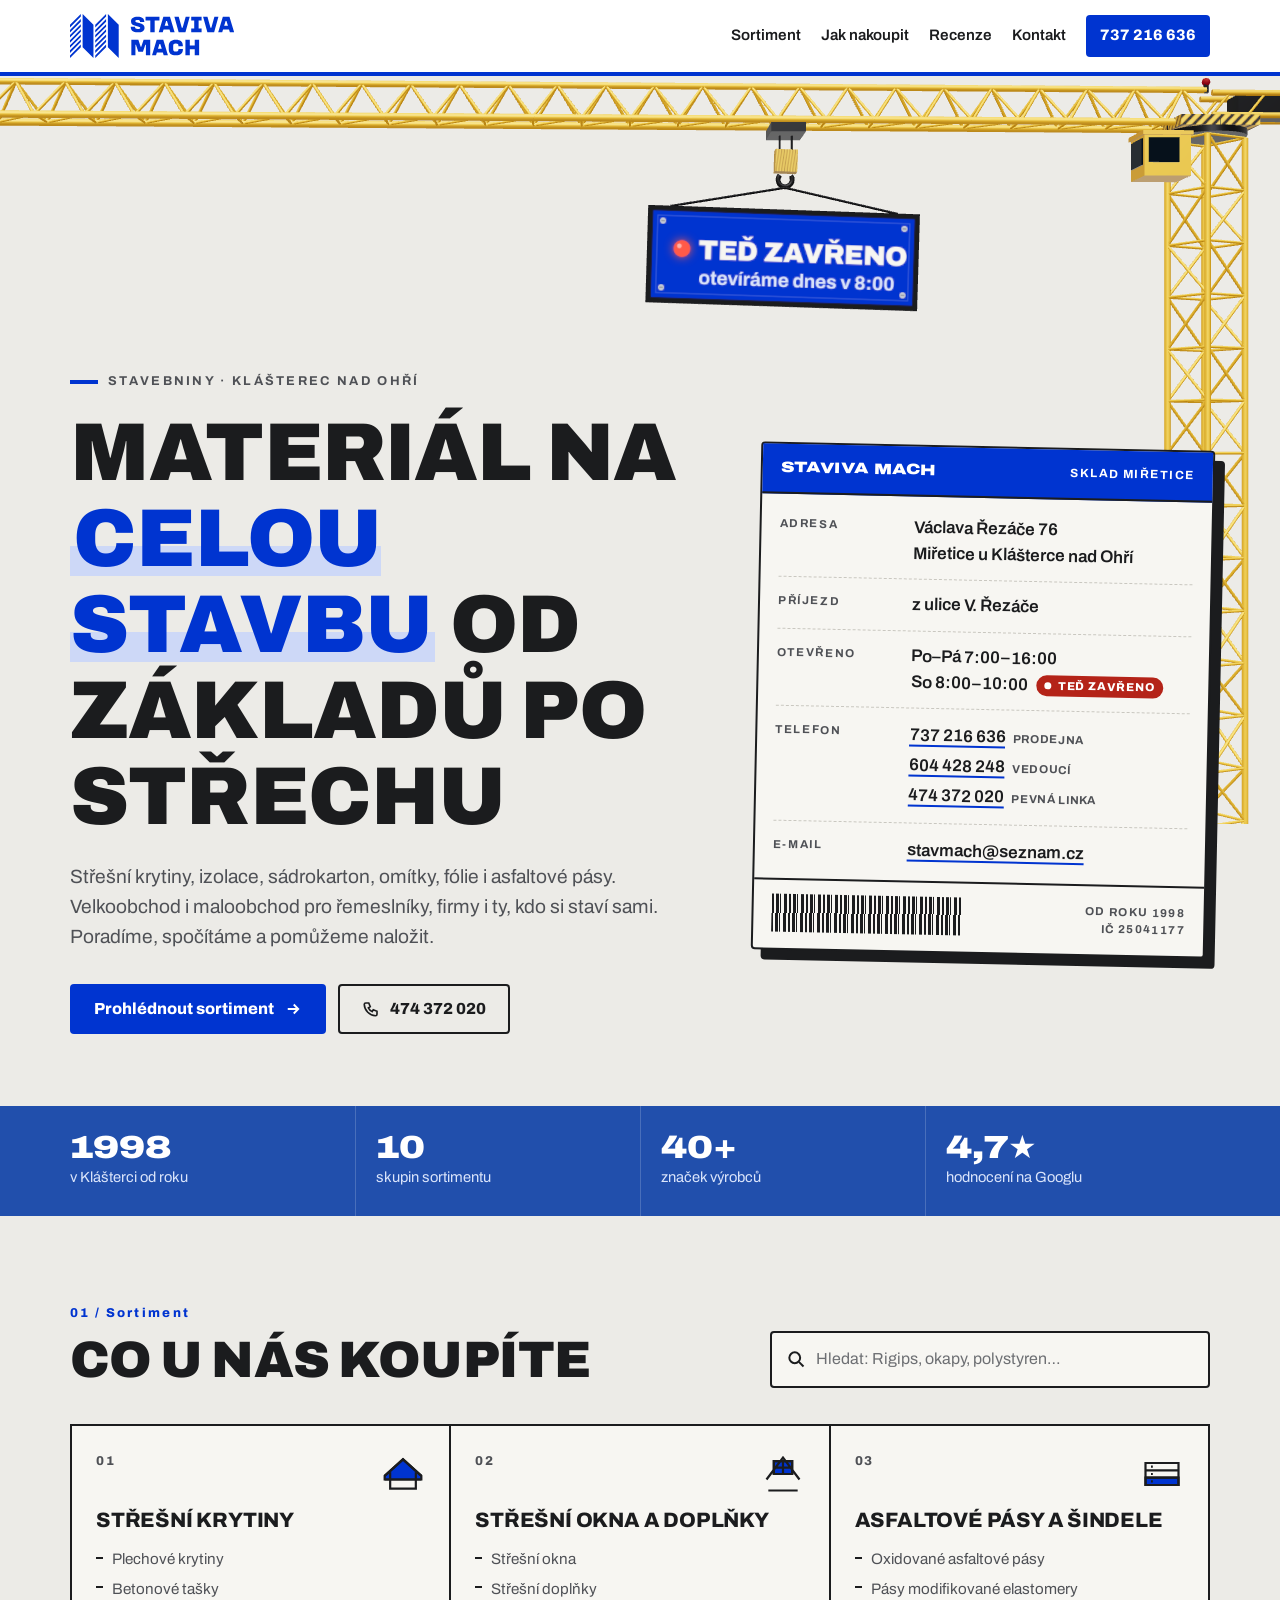
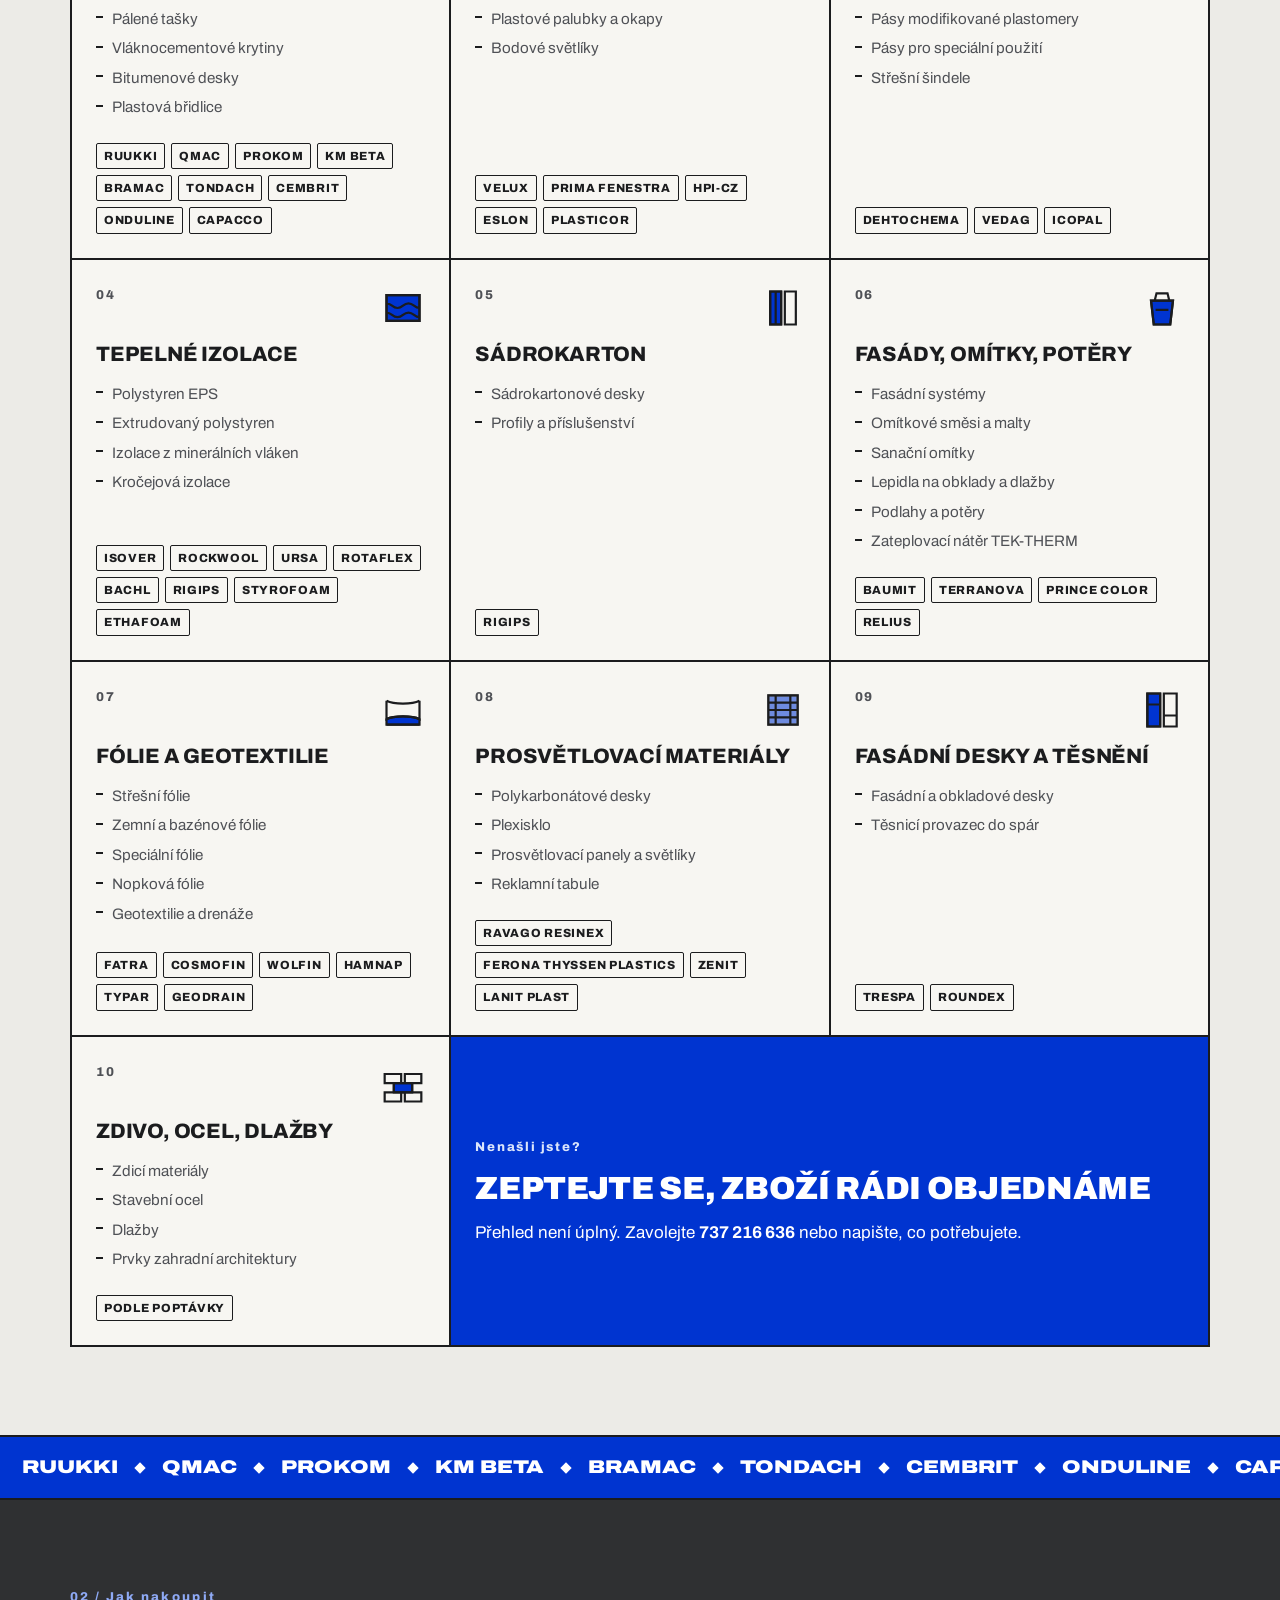
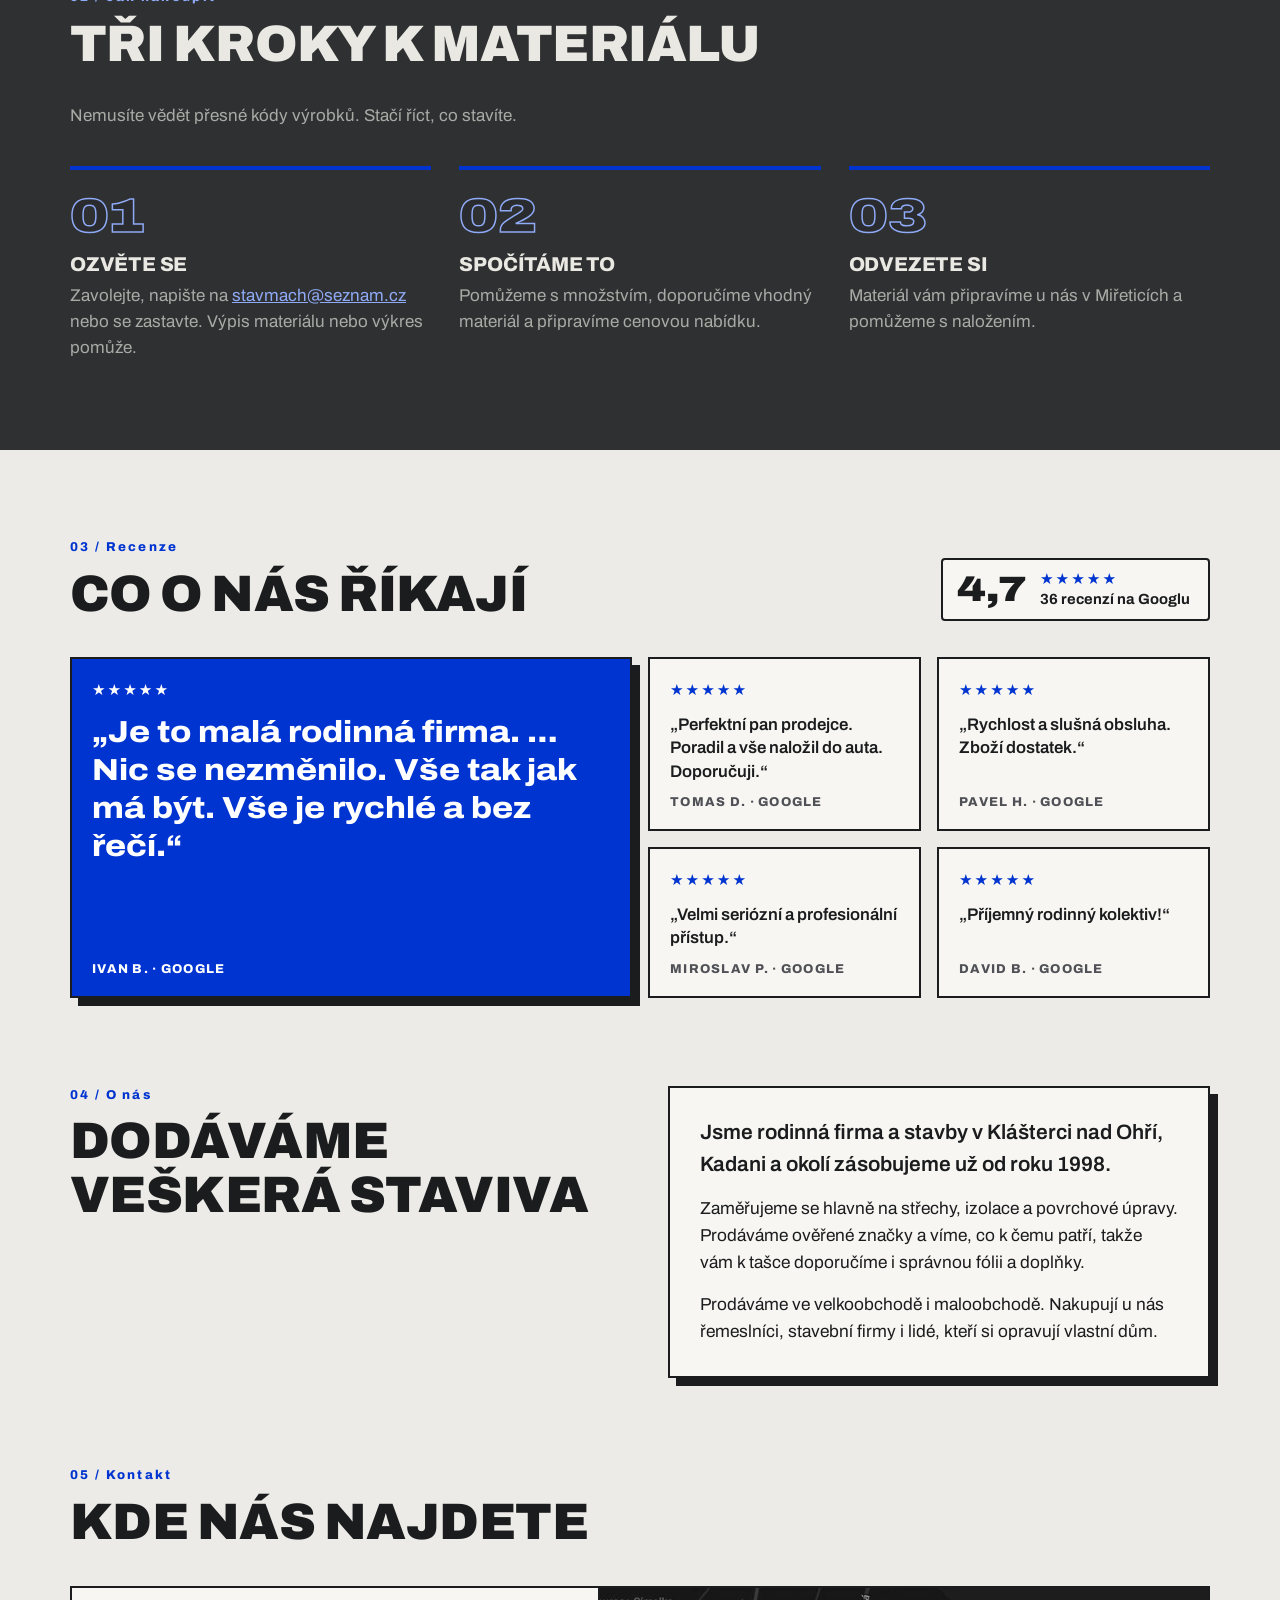
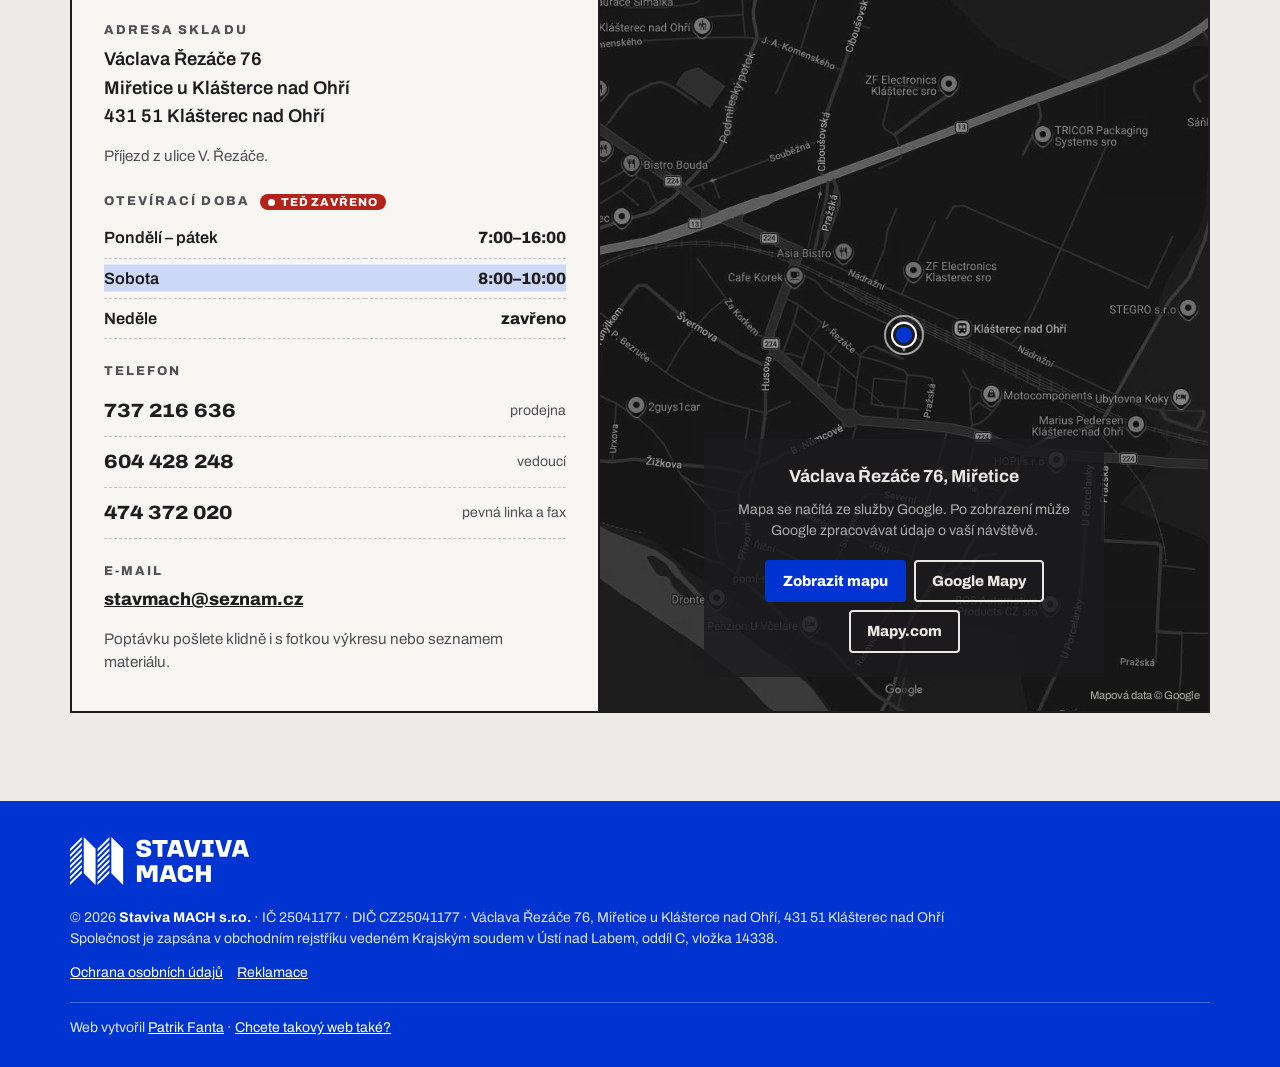
<file: index.html>
<!DOCTYPE html>
<html lang="cs">
<head>
<meta charset="utf-8">
  <meta name="robots" content="noindex">
<meta name="viewport" content="width=device-width, initial-scale=1">
<title>Staviva MACH | Stavebniny Klášterec nad Ohří – Miřetice</title>
<meta name="description" content="Stavebniny Staviva MACH v Miřeticích u Klášterce nad Ohří. Střešní krytiny, izolace, sádrokarton, omítky, fólie, asfaltové pásy a další stavební materiál od roku 1998.">
<meta name="theme-color" content="#ffffff">
<link rel="icon" href="favicon.svg?v=4" type="image/svg+xml">
<link rel="stylesheet" href="css/fonts.css?v=1">
<link rel="stylesheet" href="css/style.css?v=18">
<script type="application/ld+json">
{"@context":"https://schema.org","@type":"HardwareStore","name":"Staviva MACH s.r.o.","description":"Stavebniny – dodáváme veškerá staviva.","telephone":"+420737216636","email":"stavmach@seznam.cz","address":{"@type":"PostalAddress","streetAddress":"Václava Řezáče 76","addressLocality":"Klášterec nad Ohří – Miřetice","postalCode":"431 51","addressCountry":"CZ"},"taxID":"CZ25041177","foundingDate":"1998","geo":{"@type":"GeoCoordinates","latitude":50.3849069,"longitude":13.1947854},"openingHours":["Mo-Fr 07:00-16:00","Sa 08:00-10:00"],"aggregateRating":{"@type":"AggregateRating","ratingValue":"4.7","reviewCount":"36"}}
</script>
</head>
<body>
<a class="skip" href="#obsah">Přeskočit na obsah</a>

<header class="top">
  <div class="wrap top__inner">
    <a class="brand" href="./" aria-label="Staviva MACH – úvod">
      <svg class="brand__logo" viewBox="0 0 3685 988" role="img" aria-label="Staviva MACH"><g fill="currentColor" fill-rule="evenodd"><path d="M850.8 0.0L850.8 744.9L1093.9 988.0L1093.9 243.1ZM243.1 0.0L243.1 57.3L0.0 300.4L0.0 243.1ZM243.1 114.6L243.1 171.9L0.0 415.0L0.0 357.7ZM243.1 458.4L243.1 515.7L0.0 758.8L0.0 701.5ZM243.1 229.2L243.1 286.5L0.0 529.6L0.0 472.3ZM243.1 573.0L243.1 630.3L0.0 873.4L0.0 816.1ZM243.1 343.8L243.1 401.1L0.0 644.2L0.0 586.9ZM243.1 687.6L243.1 744.9L0.0 988.0L0.0 930.7ZM283.6 0.0L283.6 744.9L526.7 988.0L526.7 243.1ZM810.3 0.0L810.3 57.3L567.2 300.4L567.2 243.1ZM810.3 114.6L810.3 171.9L567.2 415.0L567.2 357.7ZM810.3 458.4L810.3 515.7L567.2 758.8L567.2 701.5ZM810.3 229.2L810.3 286.5L567.2 529.6L567.2 472.3ZM810.3 573.0L810.3 630.3L567.2 873.4L567.2 816.1ZM810.3 343.8L810.3 401.1L567.2 644.2L567.2 586.9ZM810.3 687.6L810.3 744.9L567.2 988.0L567.2 930.7Z"/><path d="M1515.9 59.0C1425.2 59.0 1370.4 94.9 1370.4 159.5L1370.4 167.6C1370.4 222.5 1406.7 252.2 1483.6 268.1C1557.4 284.0 1576.3 293.7 1576.3 309.6L1576.3 313.2C1576.3 328.5 1557.4 337.2 1524.1 337.2L1517.4 337.2C1482.1 337.2 1461.6 327.5 1461.6 298.8L1461.6 287.0L1364.7 287.0L1364.7 298.3C1364.7 368.0 1415.4 412.5 1516.4 412.5L1524.6 412.5C1626.0 412.5 1673.7 369.0 1673.7 312.1L1673.7 307.0C1673.7 250.6 1636.3 221.4 1552.2 201.5C1481.5 186.6 1468.2 179.4 1468.2 162.0L1468.2 156.4C1468.2 144.1 1484.6 133.8 1516.9 133.8L1523.6 133.8C1555.3 133.8 1571.7 146.1 1571.7 165.1L1571.7 178.4L1668.5 178.4L1668.5 165.1C1668.5 95.4 1610.1 59.0 1524.1 59.0ZM1696.3 64.2L1696.3 146.1L1803.4 146.1L1803.4 407.4L1901.7 407.4L1901.7 146.1L2008.8 146.1L2008.8 64.2ZM2096.5 64.2L1992.5 407.4L2082.7 407.4L2101.1 345.9L2235.3 345.9L2253.8 407.4L2349.1 407.4L2245.1 64.2ZM2159.0 154.8L2177.4 154.8L2210.7 266.0L2125.7 266.0ZM2344.0 64.2L2440.3 407.4L2592.5 407.4L2688.8 64.2L2598.1 64.2L2529.5 309.1L2510.5 309.1L2441.9 64.2ZM2722.2 64.2L2722.2 146.1L2789.3 146.1L2789.3 325.4L2722.2 325.4L2722.2 407.4L2955.3 407.4L2955.3 325.4L2888.2 325.4L2888.2 146.1L2955.3 146.1L2955.3 64.2ZM2988.7 64.2L3085.0 407.4L3237.2 407.4L3333.5 64.2L3242.8 64.2L3174.2 309.1L3155.2 309.1L3086.6 64.2ZM3432.5 64.2L3328.5 407.4L3418.6 407.4L3437.1 345.9L3571.3 345.9L3589.7 407.4L3685.0 407.4L3581.0 64.2ZM3495.0 154.8L3513.4 154.8L3546.7 266.0L3461.7 266.0ZM1377.5 580.6L1377.5 923.9L1469.2 923.9L1469.2 690.2L1481.5 690.2L1534.3 845.0L1638.3 845.0L1691.6 690.2L1704.4 690.2L1704.4 923.9L1801.2 923.9L1801.2 580.6L1653.2 580.6L1600.4 732.8L1587.1 732.8L1535.3 580.6ZM1946.3 580.6L1842.3 923.9L1932.5 923.9L1950.9 862.4L2085.1 862.4L2103.6 923.9L2198.9 923.9L2094.9 580.6ZM2008.8 671.3L2027.3 671.3L2060.6 782.5L1975.5 782.5ZM2373.2 575.5C2276.3 575.5 2217.9 625.2 2217.9 712.8L2217.9 789.6C2217.9 882.4 2276.3 929.0 2373.2 929.0L2381.4 929.0C2480.2 929.0 2535.6 882.4 2535.6 796.8L2535.6 786.0L2436.2 786.0L2436.2 796.8C2436.2 826.0 2418.8 841.9 2380.8 841.9L2372.6 841.9C2335.8 841.9 2317.3 826.0 2317.3 789.6L2317.3 712.8C2317.3 679.5 2335.2 662.6 2372.1 662.6L2380.3 662.6C2418.8 662.6 2434.1 678.5 2434.6 705.1L2434.6 722.0L2534.0 722.0L2534.0 705.1C2534.0 624.1 2479.7 575.5 2381.4 575.5ZM2592.0 580.6L2592.0 923.9L2690.4 923.9L2690.4 789.1L2801.0 789.1L2801.0 923.9L2899.9 923.9L2899.9 580.6L2801.0 580.6L2801.0 707.7L2690.4 707.7L2690.4 580.6Z"/></g></svg>
    </a>
    <nav class="top__nav" aria-label="Hlavní">
      <a href="#sortiment">Sortiment</a>
      <a href="#nakup">Jak nakoupit</a>
      <a href="#recenze">Recenze</a>
      <a href="#kontakt">Kontakt</a>
      <a class="top__tel" href="tel:+420737216636">737 216 636</a>
    </nav>
  </div>
</header>

<div class="crane" aria-hidden="true">
  <div class="crane__mast"></div>
  <div class="crane__jib"></div>
  <div class="crane__counter"></div>
  <div class="crane__weight"></div>
  <div class="crane__trolley"><span class="crane__hook"></span></div>
  <div class="crane__slew"></div>
  <div class="crane__cab"></div>
  <div class="crane__base"><b>MACH</b></div>
</div>

<main id="obsah">

  <section class="hero">
    <div class="wrap hero__grid">
      <div>
        <p class="eyebrow">Stavebniny · Klášterec nad Ohří</p>
        <h1>Materiál na <mark>celou stavbu</mark> od základů po střechu</h1>
        <p class="hero__lead">Střešní krytiny, izolace, sádrokarton, omítky, fólie i asfaltové pásy. Velkoobchod i maloobchod pro řemeslníky, firmy i ty, kdo si staví sami. Poradíme, spočítáme a pomůžeme naložit.</p>
        <div class="hero__cta">
          <a class="btn btn-y" href="#sortiment">Prohlédnout sortiment
            <svg viewBox="0 0 24 24" fill="none" stroke="currentColor" stroke-width="2.5" aria-hidden="true"><path d="M5 12h14M13 6l6 6-6 6"/></svg></a>
          <a class="btn btn-line" href="tel:+420474372020">
            <svg viewBox="0 0 24 24" fill="none" stroke="currentColor" stroke-width="2.2" aria-hidden="true"><path d="M5 4h4l2 5-2.5 1.5a11 11 0 0 0 5 5L15 13l5 2v4a2 2 0 0 1-2 2A16 16 0 0 1 3 6a2 2 0 0 1 2-2"/></svg>
            474 372 020</a>
        </div>
      </div>

      <aside class="label" aria-label="Kde nás najdete">
        <div class="label__head">Staviva MACH <span>Sklad Miřetice</span></div>
        <dl>
          <div><dt>Adresa</dt><dd>Václava Řezáče 76<br>Miřetice u Klášterce nad Ohří</dd></div>
          <div><dt>Příjezd</dt><dd>z ulice V. Řezáče</dd></div>
          <div><dt>Otevřeno</dt><dd>Po–Pá 7:00–16:00<br>So 8:00–10:00 <span class="now" data-now hidden></span></dd></div>
          <div><dt>Telefon</dt><dd class="tels"><a href="tel:+420737216636">737 216 636</a> <small>prodejna</small><br><a href="tel:+420604428248">604 428 248</a> <small>vedoucí</small><br><a href="tel:+420474372020">474 372 020</a> <small>pevná linka</small></dd></div>
          <div><dt>E-mail</dt><dd><a href="mailto:stavmach@seznam.cz">stavmach@seznam.cz</a></dd></div>
        </dl>
        <div class="label__code"><span class="label__bars" aria-hidden="true"></span><small>OD ROKU 1998<br>IČ 25041177</small></div>
      </aside>
    </div>
  </section>

  <section class="facts" aria-label="Ve zkratce">
    <div class="wrap">
      <ul>
        <li><b>1998</b><span>v Klášterci od roku</span></li>
        <li><b>10</b><span>skupin sortimentu</span></li>
        <li><b>40+</b><span>značek výrobců</span></li>
        <li><b>4,7★</b><span>hodnocení na Googlu</span></li>
      </ul>
    </div>
  </section>

  <section class="sec" id="sortiment">
    <div class="wrap">
      <div class="sec-head">
        <div>
          <span class="num">01 / Sortiment</span>
          <h2>Co u nás koupíte</h2>
        </div>
        <label class="finder">
          <svg viewBox="0 0 24 24" fill="none" stroke="currentColor" stroke-width="2.4" aria-hidden="true"><circle cx="10.5" cy="10.5" r="6.5"/><path d="M15.5 15.5 21 21"/></svg>
          <span class="skip">Hledat v sortimentu</span>
          <input type="search" id="hledat" placeholder="Hledat: Rigips, okapy, polystyren…" autocomplete="off">
        </label>
      </div>

      <div class="cats" id="cats">

        <article class="cat">
          <div class="cat__top"><span class="cat__no">01</span>
            <svg class="cat__ic" viewBox="0 0 48 48" fill="none" stroke="currentColor" stroke-width="2.4" aria-hidden="true"><path class="y" d="M4 26 24 8l20 18v4H4z"/><path d="M4 26 24 8l20 18M10 22v18h28V22M4 30h40"/></svg></div>
          <h3>Střešní krytiny</h3>
          <ul><li>Plechové krytiny</li><li>Betonové tašky</li><li>Pálené tašky</li><li>Vláknocementové krytiny</li><li>Bitumenové desky</li><li>Plastová břidlice</li></ul>
          <div class="brands"><span>Ruukki</span><span>Qmac</span><span>Prokom</span><span>KM Beta</span><span>Bramac</span><span>Tondach</span><span>Cembrit</span><span>Onduline</span><span>Capacco</span></div>
        </article>

        <article class="cat">
          <div class="cat__top"><span class="cat__no">02</span>
            <svg class="cat__ic" viewBox="0 0 48 48" fill="none" stroke="currentColor" stroke-width="2.4" aria-hidden="true"><path class="y" d="M14 10h20v14H14z"/><path d="M6 30 24 6l18 24M14 10h20v14H14zM24 10v14M14 17h20M8 42h32"/></svg></div>
          <h3>Střešní okna a doplňky</h3>
          <ul><li>Střešní okna</li><li>Střešní doplňky</li><li>Plastové palubky a okapy</li><li>Bodové světlíky</li></ul>
          <div class="brands"><span>Velux</span><span>Prima Fenestra</span><span>HPI-CZ</span><span>Eslon</span><span>Plasticor</span></div>
        </article>

        <article class="cat">
          <div class="cat__top"><span class="cat__no">03</span>
            <svg class="cat__ic" viewBox="0 0 48 48" fill="none" stroke="currentColor" stroke-width="2.4" aria-hidden="true"><path class="y" d="M6 28h36v8H6z"/><path d="M6 12h36v8H6zM6 20h36v8H6zM6 28h36v8H6zM12 16h2M12 24h2M12 32h2"/></svg></div>
          <h3>Asfaltové pásy a šindele</h3>
          <ul><li>Oxidované asfaltové pásy</li><li>Pásy modifikované elastomery</li><li>Pásy modifikované plastomery</li><li>Pásy pro speciální použití</li><li>Střešní šindele</li></ul>
          <div class="brands"><span>Dehtochema</span><span>Vedag</span><span>Icopal</span></div>
        </article>

        <article class="cat">
          <div class="cat__top"><span class="cat__no">04</span>
            <svg class="cat__ic" viewBox="0 0 48 48" fill="none" stroke="currentColor" stroke-width="2.4" aria-hidden="true"><path class="y" d="M6 10h36v28H6z"/><path d="M6 10h36v28H6zM6 19c6 0 6 5 12 5s6-5 12-5 6 5 12 5M6 29c6 0 6 5 12 5s6-5 12-5 6 5 12 5"/></svg></div>
          <h3>Tepelné izolace</h3>
          <ul><li>Polystyren EPS</li><li>Extrudovaný polystyren</li><li>Izolace z minerálních vláken</li><li>Kročejová izolace</li></ul>
          <div class="brands"><span>Isover</span><span>Rockwool</span><span>Ursa</span><span>Rotaflex</span><span>Bachl</span><span>Rigips</span><span>Styrofoam</span><span>Ethafoam</span></div>
        </article>

        <article class="cat">
          <div class="cat__top"><span class="cat__no">05</span>
            <svg class="cat__ic" viewBox="0 0 48 48" fill="none" stroke="currentColor" stroke-width="2.4" aria-hidden="true"><path class="y" d="M10 6h12v36H10z"/><path d="M10 6h12v36H10zM26 6h12v36H26zM16 6v36"/></svg></div>
          <h3>Sádrokarton</h3>
          <ul><li>Sádrokartonové desky</li><li>Profily a příslušenství</li></ul>
          <div class="brands"><span>Rigips</span></div>
        </article>

        <article class="cat">
          <div class="cat__top"><span class="cat__no">06</span>
            <svg class="cat__ic" viewBox="0 0 48 48" fill="none" stroke="currentColor" stroke-width="2.4" aria-hidden="true"><path class="y" d="M12 16h24l-3 26H15z"/><path d="M12 16h24l-3 26H15zM16 16l2-8h12l2 8M17 26h14"/></svg></div>
          <h3>Fasády, omítky, potěry</h3>
          <ul><li>Fasádní systémy</li><li>Omítkové směsi a malty</li><li>Sanační omítky</li><li>Lepidla na obklady a dlažby</li><li>Podlahy a potěry</li><li>Zateplovací nátěr TEK-THERM</li></ul>
          <div class="brands"><span>Baumit</span><span>Terranova</span><span>Prince Color</span><span>Relius</span></div>
        </article>

        <article class="cat">
          <div class="cat__top"><span class="cat__no">07</span>
            <svg class="cat__ic" viewBox="0 0 48 48" fill="none" stroke="currentColor" stroke-width="2.4" aria-hidden="true"><path class="y" d="M6 34c8-4 28-4 36 0v6H6z"/><path d="M6 14c8 4 28 4 36 0M6 14v20c8-4 28-4 36 0V14M6 40h36"/></svg></div>
          <h3>Fólie a geotextilie</h3>
          <ul><li>Střešní fólie</li><li>Zemní a bazénové fólie</li><li>Speciální fólie</li><li>Nopková fólie</li><li>Geotextilie a drenáže</li></ul>
          <div class="brands"><span>Fatra</span><span>Cosmofin</span><span>Wolfin</span><span>Hamnap</span><span>Typar</span><span>Geodrain</span></div>
        </article>

        <article class="cat">
          <div class="cat__top"><span class="cat__no">08</span>
            <svg class="cat__ic" viewBox="0 0 48 48" fill="none" stroke="currentColor" stroke-width="2.4" aria-hidden="true"><path class="y" d="M8 8h32v32H8z" opacity=".55"/><path d="M8 8h32v32H8zM8 16h32M8 24h32M8 32h32M16 8v32M32 8v32"/></svg></div>
          <h3>Prosvětlovací materiály</h3>
          <ul><li>Polykarbonátové desky</li><li>Plexisklo</li><li>Prosvětlovací panely a světlíky</li><li>Reklamní tabule</li></ul>
          <div class="brands"><span>Ravago Resinex</span><span>Ferona Thyssen Plastics</span><span>Zenit</span><span>Lanit Plast</span></div>
        </article>

        <article class="cat">
          <div class="cat__top"><span class="cat__no">09</span>
            <svg class="cat__ic" viewBox="0 0 48 48" fill="none" stroke="currentColor" stroke-width="2.4" aria-hidden="true"><path class="y" d="M8 6h14v36H8z"/><path d="M8 6h14v36H8zM26 6h14v36H26zM8 18h14M26 30h14"/></svg></div>
          <h3>Fasádní desky a těsnění</h3>
          <ul><li>Fasádní a obkladové desky</li><li>Těsnicí provazec do spár</li></ul>
          <div class="brands"><span>Trespa</span><span>Roundex</span></div>
        </article>

        <article class="cat">
          <div class="cat__top"><span class="cat__no">10</span>
            <svg class="cat__ic" viewBox="0 0 48 48" fill="none" stroke="currentColor" stroke-width="2.4" aria-hidden="true"><path class="y" d="M14 22h20v10H14z"/><path d="M4 12h18v10H4zM26 12h18v10H26zM14 22h20v10H14zM4 32h18v10H4zM26 32h18v10H26z"/></svg></div>
          <h3>Zdivo, ocel, dlažby</h3>
          <ul><li>Zdicí materiály</li><li>Stavební ocel</li><li>Dlažby</li><li>Prvky zahradní architektury</li></ul>
          <div class="brands"><span>Podle poptávky</span></div>
        </article>

        <a class="cat cat--cta" href="tel:+420737216636">
          <span class="cat__no">Nenašli jste?</span>
          <h3>Zeptejte se, zboží rádi objednáme</h3>
          <p>Přehled není úplný. Zavolejte <b>737 216 636</b> nebo napište, co potřebujete.</p>
        </a>

        <p class="cats__none" id="nic" hidden>Tohle v přehledu nemáme, ale sortiment je širší. <a href="tel:+420737216636">Zavolejte 737 216 636</a> a zjistíme to.</p>
      </div>

    </div>
  </section>

  <div class="marquee" aria-hidden="true">
    <div class="marquee__track" id="marquee"></div>
  </div>

  <section class="sec sec-dark" id="nakup">
    <div class="wrap">
      <div class="sec-head">
        <div>
          <span class="num">02 / Jak nakoupit</span>
          <h2>Tři kroky k materiálu</h2>
        </div>
        <p>Nemusíte vědět přesné kódy výrobků. Stačí říct, co stavíte.</p>
      </div>
      <ol class="steps">
        <li><h3>Ozvěte se</h3><p>Zavolejte, napište na <a href="mailto:stavmach@seznam.cz">stavmach@seznam.cz</a> nebo se zastavte. Výpis materiálu nebo výkres pomůže.</p></li>
        <li><h3>Spočítáme to</h3><p>Pomůžeme s množstvím, doporučíme vhodný materiál a připravíme cenovou nabídku.</p></li>
        <li><h3>Odvezete si</h3><p>Materiál vám připravíme u nás v Miřeticích a pomůžeme s naložením.</p></li>
      </ol>
    </div>
  </section>

  <section class="sec reviews" id="recenze">
    <div class="wrap">
      <div class="sec-head">
        <div>
          <span class="num">03 / Recenze</span>
          <h2>Co o nás říkají</h2>
        </div>
        <a class="rv-score" href="https://maps.google.com/?cid=17132082932732762030" target="_blank" rel="noopener">
          <b>4,7</b><span><span class="rv-stars" aria-hidden="true">★★★★★</span>36 recenzí na Googlu</span>
        </a>
      </div>
      <div class="rv-grid">
        <figure class="rv rv--big"><span class="rv-stars" aria-label="5 z 5 hvězd">★★★★★</span><blockquote>„Je to malá rodinná firma. … Nic se nezměnilo. Vše tak jak má být. Vše je rychlé a bez řečí.“</blockquote><figcaption>Ivan B. · Google</figcaption></figure>
        <figure class="rv"><span class="rv-stars" aria-label="5 z 5 hvězd">★★★★★</span><blockquote>„Perfektní pan prodejce. Poradil a vše naložil do auta. Doporučuji.“</blockquote><figcaption>Tomas D. · Google</figcaption></figure>
        <figure class="rv"><span class="rv-stars" aria-label="5 z 5 hvězd">★★★★★</span><blockquote>„Rychlost a slušná obsluha. Zboží dostatek.“</blockquote><figcaption>Pavel H. · Google</figcaption></figure>
        <figure class="rv"><span class="rv-stars" aria-label="5 z 5 hvězd">★★★★★</span><blockquote>„Velmi seriózní a profesionální přístup.“</blockquote><figcaption>Miroslav P. · Google</figcaption></figure>
        <figure class="rv"><span class="rv-stars" aria-label="5 z 5 hvězd">★★★★★</span><blockquote>„Příjemný rodinný kolektiv!“</blockquote><figcaption>David B. · Google</figcaption></figure>
      </div>
    </div>
  </section>

  <section class="sec" id="o-nas">
    <div class="wrap about">
      <div>
        <span class="num">04 / O nás</span>
        <h2>Dodáváme veškerá staviva</h2>
      </div>
      <div class="about__txt">
        <p>Jsme rodinná firma a stavby v Klášterci nad Ohří, Kadani a okolí zásobujeme už od roku 1998.</p>
        <p>Zaměřujeme se hlavně na střechy, izolace a povrchové úpravy. Prodáváme ověřené značky a víme, co k čemu patří, takže vám k tašce doporučíme i správnou fólii a doplňky.</p>
        <p>Prodáváme ve velkoobchodě i maloobchodě. Nakupují u nás řemeslníci, stavební firmy i lidé, kteří si opravují vlastní dům.</p>
      </div>
    </div>
  </section>

  <section class="sec" id="kontakt" style="padding-top:0">
    <div class="wrap">
      <div class="sec-head">
        <div>
          <span class="num">05 / Kontakt</span>
          <h2>Kde nás najdete</h2>
        </div>
      </div>
      <div class="contact">
        <div class="contact__info">
          <h3>Adresa skladu</h3>
          <address>Václava Řezáče 76<br>Miřetice u Klášterce nad Ohří<br>431 51 Klášterec nad Ohří</address>
          <p class="contact__note">Příjezd z ulice V. Řezáče.</p>

          <h3>Otevírací doba <span class="now" data-now hidden></span></h3>
          <table class="hours">
            <tr data-d="1 2 3 4 5"><th>Pondělí – pátek</th><td>7:00–16:00</td></tr>
            <tr data-d="6"><th>Sobota</th><td>8:00–10:00</td></tr>
            <tr data-d="0"><th>Neděle</th><td>zavřeno</td></tr>
          </table>

          <h3>Telefon</h3>
          <ul class="phones">
            <li><a href="tel:+420737216636">737 216 636</a><small>prodejna</small></li>
            <li><a href="tel:+420604428248">604 428 248</a><small>vedoucí</small></li>
            <li><a href="tel:+420474372020">474 372 020</a><small>pevná linka a fax</small></li>
          </ul>

          <h3>E-mail</h3>
          <a class="mail" href="mailto:stavmach@seznam.cz?subject=Popt%C3%A1vka%20materi%C3%A1lu">stavmach@seznam.cz</a>
          <p class="contact__note">Poptávku pošlete klidně i s fotkou výkresu nebo seznamem materiálu.</p>
        </div>

        <div class="map-consent" id="map">
          <span class="map-pin" aria-hidden="true"></span>
          <span class="map-credit">Mapová data © Google</span>
          <div class="map-inner">
            <b>Václava Řezáče 76, Miřetice</b>
            <p>Mapa se načítá ze služby Google. Po zobrazení může Google zpracovávat údaje o vaší návštěvě.</p>
            <div class="map-actions">
              <button type="button" class="btn btn-y" id="map-load">Zobrazit mapu</button>
              <a class="btn btn-line" href="https://www.google.com/maps/search/?api=1&amp;query=V%C3%A1clava+%C5%98ez%C3%A1%C4%8De+76%2C+431+51+Kl%C3%A1%C5%A1terec+nad+Oh%C5%99%C3%AD" target="_blank" rel="noopener">Google Mapy</a>
              <a class="btn btn-line" href="https://mapy.com/fnc/v1/search?query=V%C3%A1clava+%C5%98ez%C3%A1%C4%8De+76%2C+Kl%C3%A1%C5%A1terec+nad+Oh%C5%99%C3%AD" target="_blank" rel="noopener">Mapy.com</a>
            </div>
          </div>
        </div>
      </div>
    </div>
  </section>

</main>

<footer class="foot">
  <div class="wrap foot__inner">
    <img class="foot__logo" src="img/logo-bile.svg" alt="Staviva MACH" width="180" height="48">
    <p>© <span id="rok">2026</span> <strong>Staviva MACH s.r.o.</strong> · IČ 25041177 · DIČ CZ25041177 · Václava Řezáče 76, Miřetice u Klášterce nad Ohří, 431 51 Klášterec nad Ohří<br>Společnost je zapsána v obchodním rejstříku vedeném Krajským soudem v Ústí nad Labem, oddíl C, vložka 14338.</p>
    <p class="foot__links"><a href="ochrana-osobnich-udaju.html">Ochrana osobních údajů</a><a href="reklamace.html">Reklamace</a></p>
    <p class="foot__made">Web vytvořil <a href="https://patrikfanta.cz/?ref=stavivamach" target="_blank" rel="noopener">Patrik Fanta</a> · <a href="https://patrikfanta.cz/?ref=stavivamach" target="_blank" rel="noopener">Chcete takový web také?</a></p>
  </div>
</footer>

<script src="js/main.js?v=3"></script>
<!-- 3D jeřáb v pozadí jen na širších obrazovkách (three.js, MIT, hostováno lokálně) -->
<script type="importmap">{"imports":{"three":"./js/vendor/three.module.min.js"}}</script>
<script type="module">if (matchMedia('(min-width:760px)').matches) import('./js/crane-scene.js?v=10').catch(() => {});</script>
<!-- Anonymní měření návštěvnosti bez cookies (GoatCounter), skript hostovaný lokálně -->
<script data-goatcounter="https://stavivamach.stat.patrikfanta.cz/count" async src="js/count.js"></script>
</body>
</html>
</file>
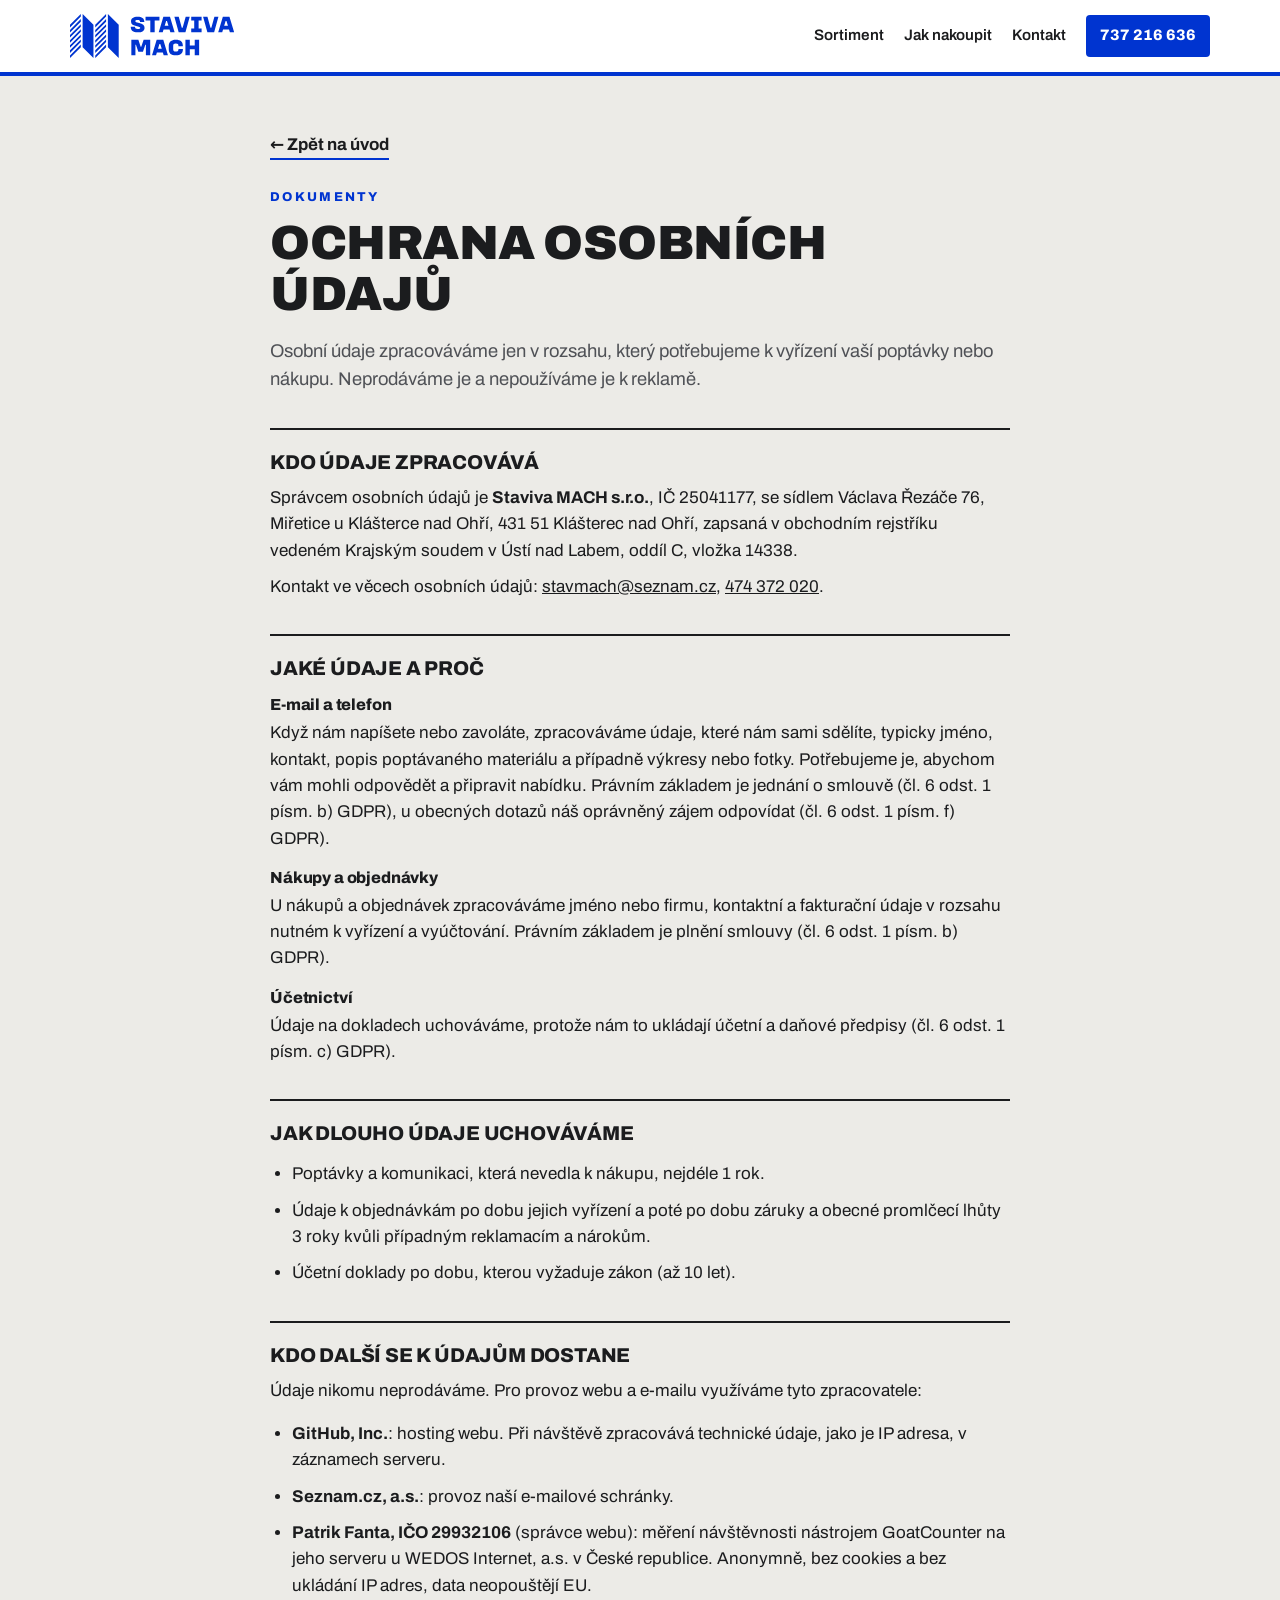
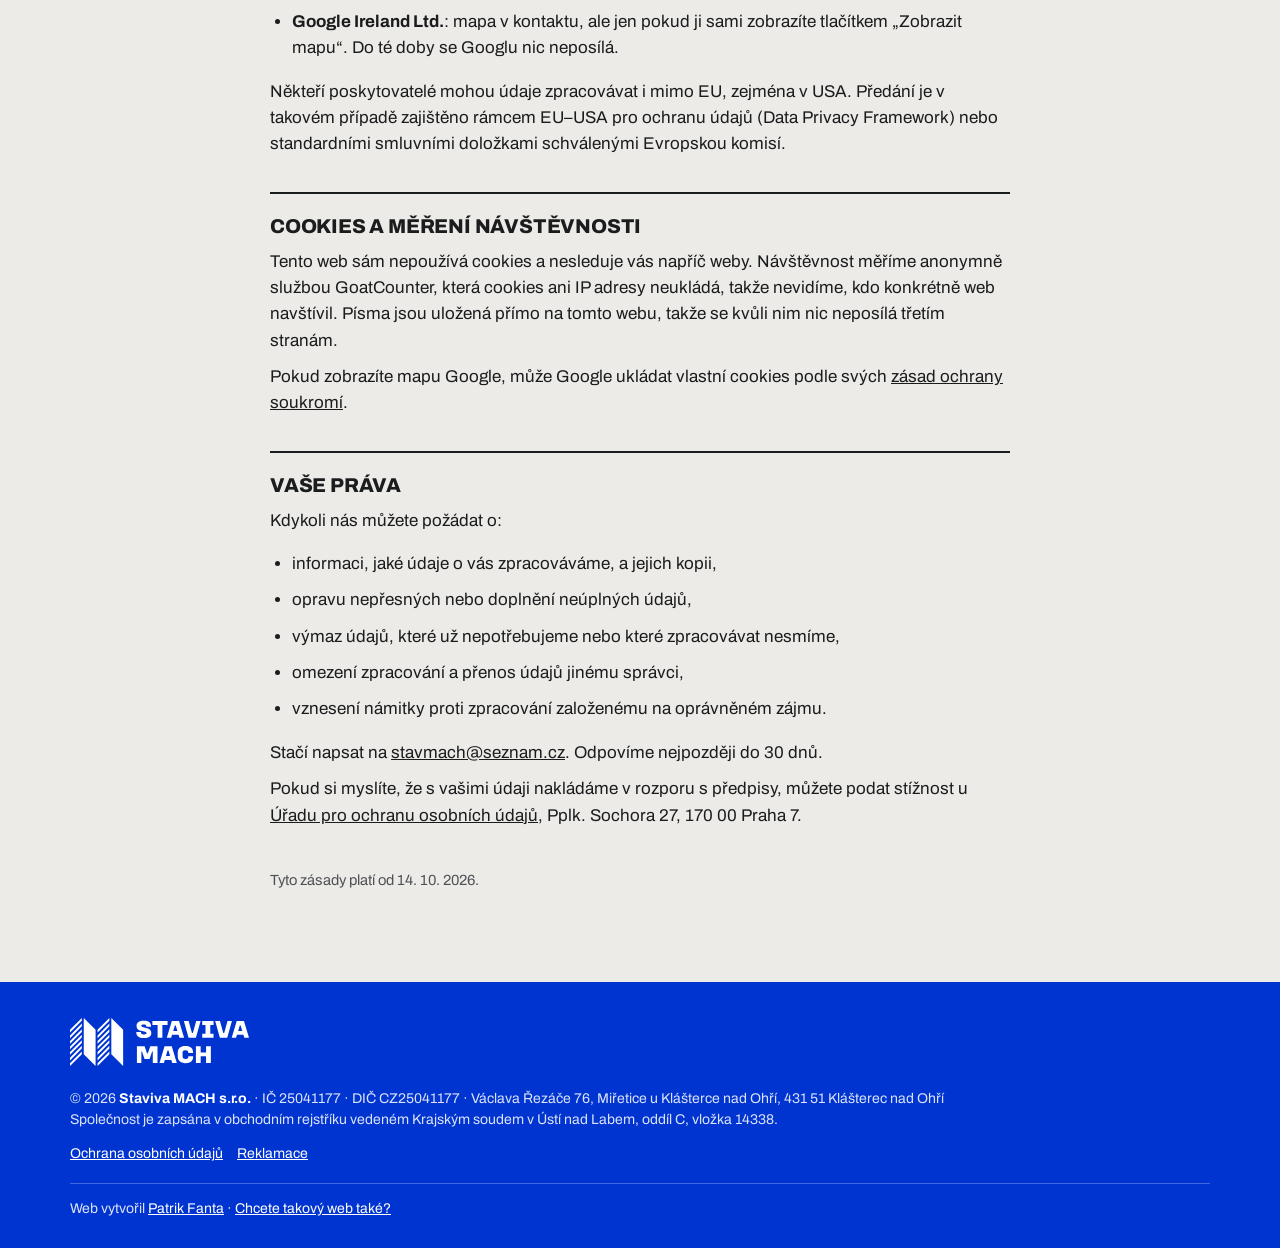
<file: ochrana-osobnich-udaju.html>
<!DOCTYPE html>
<html lang="cs">
<head>
<meta charset="utf-8">
  <meta name="robots" content="noindex">
<meta name="viewport" content="width=device-width, initial-scale=1">
<title>Ochrana osobních údajů | Staviva MACH</title>
<meta name="description" content="Jak Staviva MACH s.r.o. zpracovává osobní údaje.">
<meta name="theme-color" content="#ffffff">
<link rel="icon" href="favicon.svg?v=4" type="image/svg+xml">
<link rel="stylesheet" href="css/fonts.css?v=1">
<link rel="stylesheet" href="css/style.css?v=18">
</head>
<body>
<a class="skip" href="#obsah">Přeskočit na obsah</a>

<header class="top">
  <div class="wrap top__inner">
    <a class="brand" href="./" aria-label="Staviva MACH – úvod">
      <svg class="brand__logo" viewBox="0 0 3685 988" role="img" aria-label="Staviva MACH"><g fill="currentColor" fill-rule="evenodd"><path d="M850.8 0.0L850.8 744.9L1093.9 988.0L1093.9 243.1ZM243.1 0.0L243.1 57.3L0.0 300.4L0.0 243.1ZM243.1 114.6L243.1 171.9L0.0 415.0L0.0 357.7ZM243.1 458.4L243.1 515.7L0.0 758.8L0.0 701.5ZM243.1 229.2L243.1 286.5L0.0 529.6L0.0 472.3ZM243.1 573.0L243.1 630.3L0.0 873.4L0.0 816.1ZM243.1 343.8L243.1 401.1L0.0 644.2L0.0 586.9ZM243.1 687.6L243.1 744.9L0.0 988.0L0.0 930.7ZM283.6 0.0L283.6 744.9L526.7 988.0L526.7 243.1ZM810.3 0.0L810.3 57.3L567.2 300.4L567.2 243.1ZM810.3 114.6L810.3 171.9L567.2 415.0L567.2 357.7ZM810.3 458.4L810.3 515.7L567.2 758.8L567.2 701.5ZM810.3 229.2L810.3 286.5L567.2 529.6L567.2 472.3ZM810.3 573.0L810.3 630.3L567.2 873.4L567.2 816.1ZM810.3 343.8L810.3 401.1L567.2 644.2L567.2 586.9ZM810.3 687.6L810.3 744.9L567.2 988.0L567.2 930.7Z"/><path d="M1515.9 59.0C1425.2 59.0 1370.4 94.9 1370.4 159.5L1370.4 167.6C1370.4 222.5 1406.7 252.2 1483.6 268.1C1557.4 284.0 1576.3 293.7 1576.3 309.6L1576.3 313.2C1576.3 328.5 1557.4 337.2 1524.1 337.2L1517.4 337.2C1482.1 337.2 1461.6 327.5 1461.6 298.8L1461.6 287.0L1364.7 287.0L1364.7 298.3C1364.7 368.0 1415.4 412.5 1516.4 412.5L1524.6 412.5C1626.0 412.5 1673.7 369.0 1673.7 312.1L1673.7 307.0C1673.7 250.6 1636.3 221.4 1552.2 201.5C1481.5 186.6 1468.2 179.4 1468.2 162.0L1468.2 156.4C1468.2 144.1 1484.6 133.8 1516.9 133.8L1523.6 133.8C1555.3 133.8 1571.7 146.1 1571.7 165.1L1571.7 178.4L1668.5 178.4L1668.5 165.1C1668.5 95.4 1610.1 59.0 1524.1 59.0ZM1696.3 64.2L1696.3 146.1L1803.4 146.1L1803.4 407.4L1901.7 407.4L1901.7 146.1L2008.8 146.1L2008.8 64.2ZM2096.5 64.2L1992.5 407.4L2082.7 407.4L2101.1 345.9L2235.3 345.9L2253.8 407.4L2349.1 407.4L2245.1 64.2ZM2159.0 154.8L2177.4 154.8L2210.7 266.0L2125.7 266.0ZM2344.0 64.2L2440.3 407.4L2592.5 407.4L2688.8 64.2L2598.1 64.2L2529.5 309.1L2510.5 309.1L2441.9 64.2ZM2722.2 64.2L2722.2 146.1L2789.3 146.1L2789.3 325.4L2722.2 325.4L2722.2 407.4L2955.3 407.4L2955.3 325.4L2888.2 325.4L2888.2 146.1L2955.3 146.1L2955.3 64.2ZM2988.7 64.2L3085.0 407.4L3237.2 407.4L3333.5 64.2L3242.8 64.2L3174.2 309.1L3155.2 309.1L3086.6 64.2ZM3432.5 64.2L3328.5 407.4L3418.6 407.4L3437.1 345.9L3571.3 345.9L3589.7 407.4L3685.0 407.4L3581.0 64.2ZM3495.0 154.8L3513.4 154.8L3546.7 266.0L3461.7 266.0ZM1377.5 580.6L1377.5 923.9L1469.2 923.9L1469.2 690.2L1481.5 690.2L1534.3 845.0L1638.3 845.0L1691.6 690.2L1704.4 690.2L1704.4 923.9L1801.2 923.9L1801.2 580.6L1653.2 580.6L1600.4 732.8L1587.1 732.8L1535.3 580.6ZM1946.3 580.6L1842.3 923.9L1932.5 923.9L1950.9 862.4L2085.1 862.4L2103.6 923.9L2198.9 923.9L2094.9 580.6ZM2008.8 671.3L2027.3 671.3L2060.6 782.5L1975.5 782.5ZM2373.2 575.5C2276.3 575.5 2217.9 625.2 2217.9 712.8L2217.9 789.6C2217.9 882.4 2276.3 929.0 2373.2 929.0L2381.4 929.0C2480.2 929.0 2535.6 882.4 2535.6 796.8L2535.6 786.0L2436.2 786.0L2436.2 796.8C2436.2 826.0 2418.8 841.9 2380.8 841.9L2372.6 841.9C2335.8 841.9 2317.3 826.0 2317.3 789.6L2317.3 712.8C2317.3 679.5 2335.2 662.6 2372.1 662.6L2380.3 662.6C2418.8 662.6 2434.1 678.5 2434.6 705.1L2434.6 722.0L2534.0 722.0L2534.0 705.1C2534.0 624.1 2479.7 575.5 2381.4 575.5ZM2592.0 580.6L2592.0 923.9L2690.4 923.9L2690.4 789.1L2801.0 789.1L2801.0 923.9L2899.9 923.9L2899.9 580.6L2801.0 580.6L2801.0 707.7L2690.4 707.7L2690.4 580.6Z"/></g></svg>
    </a>
    <nav class="top__nav" aria-label="Hlavní">
      <a href="./#sortiment">Sortiment</a>
      <a href="./#nakup">Jak nakoupit</a>
      <a href="./#kontakt">Kontakt</a>
      <a class="top__tel" href="tel:+420737216636">737 216 636</a>
    </nav>
  </div>
</header>

<main id="obsah" class="doc">
  <div class="wrap">
    <a class="back" href="./">← Zpět na úvod</a>

    <p class="tag">Dokumenty</p>
    <h1>Ochrana osobních údajů</h1>
    <p class="lead">Osobní údaje zpracováváme jen v rozsahu, který potřebujeme k vyřízení vaší poptávky nebo nákupu. Neprodáváme je a nepoužíváme je k reklamě.</p>

    <section>
      <h2>Kdo údaje zpracovává</h2>
      <p>Správcem osobních údajů je <strong>Staviva MACH s.r.o.</strong>, IČ 25041177, se sídlem Václava Řezáče 76, Miřetice u Klášterce nad Ohří, 431 51 Klášterec nad Ohří, zapsaná v obchodním rejstříku vedeném Krajským soudem v Ústí nad Labem, oddíl C, vložka 14338.</p>
      <p>Kontakt ve věcech osobních údajů: <a href="mailto:stavmach@seznam.cz">stavmach@seznam.cz</a>, <a href="tel:+420474372020">474 372 020</a>.</p>
    </section>

    <section>
      <h2>Jaké údaje a proč</h2>
      <h3>E-mail a telefon</h3>
      <p>Když nám napíšete nebo zavoláte, zpracováváme údaje, které nám sami sdělíte, typicky jméno, kontakt, popis poptávaného materiálu a případně výkresy nebo fotky. Potřebujeme je, abychom vám mohli odpovědět a připravit nabídku. Právním základem je jednání o smlouvě (čl. 6 odst. 1 písm. b) GDPR), u obecných dotazů náš oprávněný zájem odpovídat (čl. 6 odst. 1 písm. f) GDPR).</p>
      <h3>Nákupy a objednávky</h3>
      <p>U nákupů a objednávek zpracováváme jméno nebo firmu, kontaktní a fakturační údaje v rozsahu nutném k vyřízení a vyúčtování. Právním základem je plnění smlouvy (čl. 6 odst. 1 písm. b) GDPR).</p>
      <h3>Účetnictví</h3>
      <p>Údaje na dokladech uchováváme, protože nám to ukládají účetní a daňové předpisy (čl. 6 odst. 1 písm. c) GDPR).</p>
    </section>

    <section>
      <h2>Jak dlouho údaje uchováváme</h2>
      <ul>
        <li>Poptávky a komunikaci, která nevedla k nákupu, nejdéle 1 rok.</li>
        <li>Údaje k objednávkám po dobu jejich vyřízení a poté po dobu záruky a obecné promlčecí lhůty 3 roky kvůli případným reklamacím a nárokům.</li>
        <li>Účetní doklady po dobu, kterou vyžaduje zákon (až 10 let).</li>
      </ul>
    </section>

    <section>
      <h2>Kdo další se k údajům dostane</h2>
      <p>Údaje nikomu neprodáváme. Pro provoz webu a e-mailu využíváme tyto zpracovatele:</p>
      <ul>
        <li><strong>GitHub, Inc.</strong>: hosting webu. Při návštěvě zpracovává technické údaje, jako je IP adresa, v záznamech serveru.</li>
        <li><strong>Seznam.cz, a.s.</strong>: provoz naší e-mailové schránky.</li>
        <li><strong>Patrik Fanta, IČO 29932106</strong> (správce webu): měření návštěvnosti nástrojem GoatCounter na jeho serveru u WEDOS Internet, a.s. v České republice. Anonymně, bez cookies a bez ukládání IP adres, data neopouštějí EU.</li>
        <li><strong>Google Ireland Ltd.</strong>: mapa v kontaktu, ale jen pokud ji sami zobrazíte tlačítkem „Zobrazit mapu“. Do té doby se Googlu nic neposílá.</li>
      </ul>
      <p>Někteří poskytovatelé mohou údaje zpracovávat i mimo EU, zejména v USA. Předání je v takovém případě zajištěno rámcem EU–USA pro ochranu údajů (Data Privacy Framework) nebo standardními smluvními doložkami schválenými Evropskou komisí.</p>
    </section>

    <section>
      <h2>Cookies a měření návštěvnosti</h2>
      <p>Tento web sám nepoužívá cookies a nesleduje vás napříč weby. Návštěvnost měříme anonymně službou GoatCounter, která cookies ani IP adresy neukládá, takže nevidíme, kdo konkrétně web navštívil. Písma jsou uložená přímo na tomto webu, takže se kvůli nim nic neposílá třetím stranám.</p>
      <p>Pokud zobrazíte mapu Google, může Google ukládat vlastní cookies podle svých <a href="https://policies.google.com/privacy?hl=cs" target="_blank" rel="noopener">zásad ochrany soukromí</a>.</p>
    </section>

    <section>
      <h2>Vaše práva</h2>
      <p>Kdykoli nás můžete požádat o:</p>
      <ul>
        <li>informaci, jaké údaje o vás zpracováváme, a jejich kopii,</li>
        <li>opravu nepřesných nebo doplnění neúplných údajů,</li>
        <li>výmaz údajů, které už nepotřebujeme nebo které zpracovávat nesmíme,</li>
        <li>omezení zpracování a přenos údajů jinému správci,</li>
        <li>vznesení námitky proti zpracování založenému na oprávněném zájmu.</li>
      </ul>
      <p>Stačí napsat na <a href="mailto:stavmach@seznam.cz">stavmach@seznam.cz</a>. Odpovíme nejpozději do 30 dnů.</p>
      <p>Pokud si myslíte, že s vašimi údaji nakládáme v rozporu s předpisy, můžete podat stížnost u <a href="https://uoou.gov.cz" target="_blank" rel="noopener">Úřadu pro ochranu osobních údajů</a>, Pplk. Sochora 27, 170 00 Praha 7.</p>
    </section>

    <p class="date">Tyto zásady platí od 14. 10. 2026.</p>
  </div>
</main>

<footer class="foot">
  <div class="wrap foot__inner">
    <img class="foot__logo" src="img/logo-bile.svg" alt="Staviva MACH" width="180" height="48">
    <p>© <span id="rok">2026</span> <strong>Staviva MACH s.r.o.</strong> · IČ 25041177 · DIČ CZ25041177 · Václava Řezáče 76, Miřetice u Klášterce nad Ohří, 431 51 Klášterec nad Ohří<br>Společnost je zapsána v obchodním rejstříku vedeném Krajským soudem v Ústí nad Labem, oddíl C, vložka 14338.</p>
    <p class="foot__links"><a href="ochrana-osobnich-udaju.html">Ochrana osobních údajů</a><a href="reklamace.html">Reklamace</a></p>
    <p class="foot__made">Web vytvořil <a href="https://patrikfanta.cz/?ref=stavivamach" target="_blank" rel="noopener">Patrik Fanta</a> · <a href="https://patrikfanta.cz/?ref=stavivamach" target="_blank" rel="noopener">Chcete takový web také?</a></p>
  </div>
</footer>

<script>document.getElementById('rok').textContent = new Date().getFullYear();</script>
<!-- Anonymní měření návštěvnosti bez cookies (GoatCounter), skript hostovaný lokálně -->
<script data-goatcounter="https://stavivamach.stat.patrikfanta.cz/count" async src="js/count.js"></script>
</body>
</html>
</file>
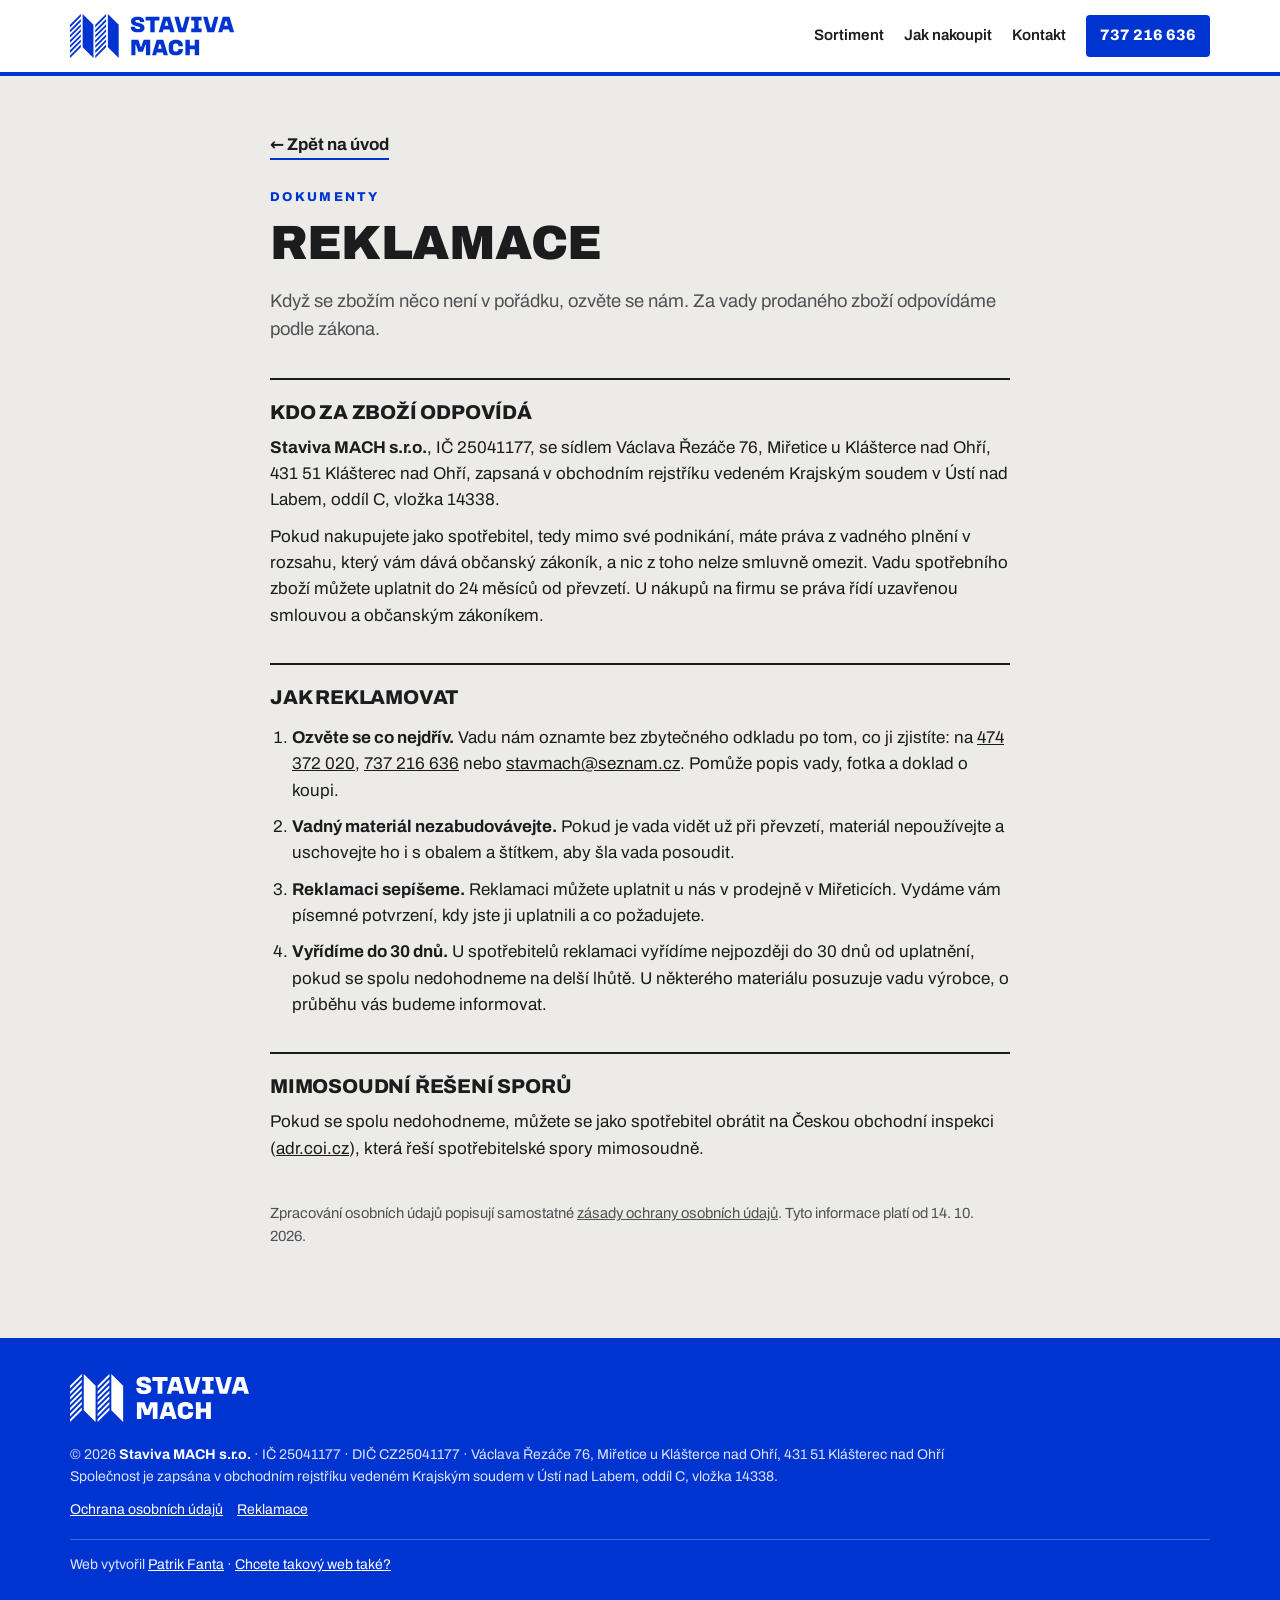
<file: reklamace.html>
<!DOCTYPE html>
<html lang="cs">
<head>
<meta charset="utf-8">
  <meta name="robots" content="noindex">
<meta name="viewport" content="width=device-width, initial-scale=1">
<title>Reklamace | Staviva MACH</title>
<meta name="description" content="Jak reklamovat zboží u Staviva MACH s.r.o.">
<meta name="theme-color" content="#ffffff">
<link rel="icon" href="favicon.svg?v=4" type="image/svg+xml">
<link rel="stylesheet" href="css/fonts.css?v=1">
<link rel="stylesheet" href="css/style.css?v=18">
</head>
<body>
<a class="skip" href="#obsah">Přeskočit na obsah</a>

<header class="top">
  <div class="wrap top__inner">
    <a class="brand" href="./" aria-label="Staviva MACH – úvod">
      <svg class="brand__logo" viewBox="0 0 3685 988" role="img" aria-label="Staviva MACH"><g fill="currentColor" fill-rule="evenodd"><path d="M850.8 0.0L850.8 744.9L1093.9 988.0L1093.9 243.1ZM243.1 0.0L243.1 57.3L0.0 300.4L0.0 243.1ZM243.1 114.6L243.1 171.9L0.0 415.0L0.0 357.7ZM243.1 458.4L243.1 515.7L0.0 758.8L0.0 701.5ZM243.1 229.2L243.1 286.5L0.0 529.6L0.0 472.3ZM243.1 573.0L243.1 630.3L0.0 873.4L0.0 816.1ZM243.1 343.8L243.1 401.1L0.0 644.2L0.0 586.9ZM243.1 687.6L243.1 744.9L0.0 988.0L0.0 930.7ZM283.6 0.0L283.6 744.9L526.7 988.0L526.7 243.1ZM810.3 0.0L810.3 57.3L567.2 300.4L567.2 243.1ZM810.3 114.6L810.3 171.9L567.2 415.0L567.2 357.7ZM810.3 458.4L810.3 515.7L567.2 758.8L567.2 701.5ZM810.3 229.2L810.3 286.5L567.2 529.6L567.2 472.3ZM810.3 573.0L810.3 630.3L567.2 873.4L567.2 816.1ZM810.3 343.8L810.3 401.1L567.2 644.2L567.2 586.9ZM810.3 687.6L810.3 744.9L567.2 988.0L567.2 930.7Z"/><path d="M1515.9 59.0C1425.2 59.0 1370.4 94.9 1370.4 159.5L1370.4 167.6C1370.4 222.5 1406.7 252.2 1483.6 268.1C1557.4 284.0 1576.3 293.7 1576.3 309.6L1576.3 313.2C1576.3 328.5 1557.4 337.2 1524.1 337.2L1517.4 337.2C1482.1 337.2 1461.6 327.5 1461.6 298.8L1461.6 287.0L1364.7 287.0L1364.7 298.3C1364.7 368.0 1415.4 412.5 1516.4 412.5L1524.6 412.5C1626.0 412.5 1673.7 369.0 1673.7 312.1L1673.7 307.0C1673.7 250.6 1636.3 221.4 1552.2 201.5C1481.5 186.6 1468.2 179.4 1468.2 162.0L1468.2 156.4C1468.2 144.1 1484.6 133.8 1516.9 133.8L1523.6 133.8C1555.3 133.8 1571.7 146.1 1571.7 165.1L1571.7 178.4L1668.5 178.4L1668.5 165.1C1668.5 95.4 1610.1 59.0 1524.1 59.0ZM1696.3 64.2L1696.3 146.1L1803.4 146.1L1803.4 407.4L1901.7 407.4L1901.7 146.1L2008.8 146.1L2008.8 64.2ZM2096.5 64.2L1992.5 407.4L2082.7 407.4L2101.1 345.9L2235.3 345.9L2253.8 407.4L2349.1 407.4L2245.1 64.2ZM2159.0 154.8L2177.4 154.8L2210.7 266.0L2125.7 266.0ZM2344.0 64.2L2440.3 407.4L2592.5 407.4L2688.8 64.2L2598.1 64.2L2529.5 309.1L2510.5 309.1L2441.9 64.2ZM2722.2 64.2L2722.2 146.1L2789.3 146.1L2789.3 325.4L2722.2 325.4L2722.2 407.4L2955.3 407.4L2955.3 325.4L2888.2 325.4L2888.2 146.1L2955.3 146.1L2955.3 64.2ZM2988.7 64.2L3085.0 407.4L3237.2 407.4L3333.5 64.2L3242.8 64.2L3174.2 309.1L3155.2 309.1L3086.6 64.2ZM3432.5 64.2L3328.5 407.4L3418.6 407.4L3437.1 345.9L3571.3 345.9L3589.7 407.4L3685.0 407.4L3581.0 64.2ZM3495.0 154.8L3513.4 154.8L3546.7 266.0L3461.7 266.0ZM1377.5 580.6L1377.5 923.9L1469.2 923.9L1469.2 690.2L1481.5 690.2L1534.3 845.0L1638.3 845.0L1691.6 690.2L1704.4 690.2L1704.4 923.9L1801.2 923.9L1801.2 580.6L1653.2 580.6L1600.4 732.8L1587.1 732.8L1535.3 580.6ZM1946.3 580.6L1842.3 923.9L1932.5 923.9L1950.9 862.4L2085.1 862.4L2103.6 923.9L2198.9 923.9L2094.9 580.6ZM2008.8 671.3L2027.3 671.3L2060.6 782.5L1975.5 782.5ZM2373.2 575.5C2276.3 575.5 2217.9 625.2 2217.9 712.8L2217.9 789.6C2217.9 882.4 2276.3 929.0 2373.2 929.0L2381.4 929.0C2480.2 929.0 2535.6 882.4 2535.6 796.8L2535.6 786.0L2436.2 786.0L2436.2 796.8C2436.2 826.0 2418.8 841.9 2380.8 841.9L2372.6 841.9C2335.8 841.9 2317.3 826.0 2317.3 789.6L2317.3 712.8C2317.3 679.5 2335.2 662.6 2372.1 662.6L2380.3 662.6C2418.8 662.6 2434.1 678.5 2434.6 705.1L2434.6 722.0L2534.0 722.0L2534.0 705.1C2534.0 624.1 2479.7 575.5 2381.4 575.5ZM2592.0 580.6L2592.0 923.9L2690.4 923.9L2690.4 789.1L2801.0 789.1L2801.0 923.9L2899.9 923.9L2899.9 580.6L2801.0 580.6L2801.0 707.7L2690.4 707.7L2690.4 580.6Z"/></g></svg>
    </a>
    <nav class="top__nav" aria-label="Hlavní">
      <a href="./#sortiment">Sortiment</a>
      <a href="./#nakup">Jak nakoupit</a>
      <a href="./#kontakt">Kontakt</a>
      <a class="top__tel" href="tel:+420737216636">737 216 636</a>
    </nav>
  </div>
</header>

<main id="obsah" class="doc">
  <div class="wrap">
    <a class="back" href="./">← Zpět na úvod</a>

    <p class="tag">Dokumenty</p>
    <h1>Reklamace</h1>
    <p class="lead">Když se zbožím něco není v pořádku, ozvěte se nám. Za vady prodaného zboží odpovídáme podle zákona.</p>

    <section>
      <h2>Kdo za zboží odpovídá</h2>
      <p><strong>Staviva MACH s.r.o.</strong>, IČ 25041177, se sídlem Václava Řezáče 76, Miřetice u Klášterce nad Ohří, 431 51 Klášterec nad Ohří, zapsaná v obchodním rejstříku vedeném Krajským soudem v Ústí nad Labem, oddíl C, vložka 14338.</p>
      <p>Pokud nakupujete jako spotřebitel, tedy mimo své podnikání, máte práva z vadného plnění v rozsahu, který vám dává občanský zákoník, a nic z toho nelze smluvně omezit. Vadu spotřebního zboží můžete uplatnit do 24 měsíců od převzetí. U nákupů na firmu se práva řídí uzavřenou smlouvou a občanským zákoníkem.</p>
    </section>

    <section>
      <h2>Jak reklamovat</h2>
      <ol>
        <li><strong>Ozvěte se co nejdřív.</strong> Vadu nám oznamte bez zbytečného odkladu po tom, co ji zjistíte: na <a href="tel:+420474372020">474 372 020</a>, <a href="tel:+420737216636">737 216 636</a> nebo <a href="mailto:stavmach@seznam.cz">stavmach@seznam.cz</a>. Pomůže popis vady, fotka a doklad o koupi.</li>
        <li><strong>Vadný materiál nezabudovávejte.</strong> Pokud je vada vidět už při převzetí, materiál nepoužívejte a uschovejte ho i s obalem a štítkem, aby šla vada posoudit.</li>
        <li><strong>Reklamaci sepíšeme.</strong> Reklamaci můžete uplatnit u nás v prodejně v Miřeticích. Vydáme vám písemné potvrzení, kdy jste ji uplatnili a co požadujete.</li>
        <li><strong>Vyřídíme do 30 dnů.</strong> U spotřebitelů reklamaci vyřídíme nejpozději do 30 dnů od uplatnění, pokud se spolu nedohodneme na delší lhůtě. U některého materiálu posuzuje vadu výrobce, o průběhu vás budeme informovat.</li>
      </ol>
    </section>

    <section>
      <h2>Mimosoudní řešení sporů</h2>
      <p>Pokud se spolu nedohodneme, můžete se jako spotřebitel obrátit na Českou obchodní inspekci (<a href="https://adr.coi.cz" target="_blank" rel="noopener">adr.coi.cz</a>), která řeší spotřebitelské spory mimosoudně.</p>
    </section>

    <p class="date">Zpracování osobních údajů popisují samostatné <a href="ochrana-osobnich-udaju.html">zásady ochrany osobních údajů</a>. Tyto informace platí od 14. 10. 2026.</p>
  </div>
</main>

<footer class="foot">
  <div class="wrap foot__inner">
    <img class="foot__logo" src="img/logo-bile.svg" alt="Staviva MACH" width="180" height="48">
    <p>© <span id="rok">2026</span> <strong>Staviva MACH s.r.o.</strong> · IČ 25041177 · DIČ CZ25041177 · Václava Řezáče 76, Miřetice u Klášterce nad Ohří, 431 51 Klášterec nad Ohří<br>Společnost je zapsána v obchodním rejstříku vedeném Krajským soudem v Ústí nad Labem, oddíl C, vložka 14338.</p>
    <p class="foot__links"><a href="ochrana-osobnich-udaju.html">Ochrana osobních údajů</a><a href="reklamace.html">Reklamace</a></p>
    <p class="foot__made">Web vytvořil <a href="https://patrikfanta.cz/?ref=stavivamach" target="_blank" rel="noopener">Patrik Fanta</a> · <a href="https://patrikfanta.cz/?ref=stavivamach" target="_blank" rel="noopener">Chcete takový web také?</a></p>
  </div>
</footer>

<script>document.getElementById('rok').textContent = new Date().getFullYear();</script>
<!-- Anonymní měření návštěvnosti bez cookies (GoatCounter), skript hostovaný lokálně -->
<script data-goatcounter="https://stavivamach.stat.patrikfanta.cz/count" async src="js/count.js"></script>
</body>
</html>
</file>
<file: css/fonts.css>
/* Self-hosted fonts (SIL Open Font License) */
@font-face {
  font-family: 'Archivo';
  font-style: normal;
  font-weight: 100 900;
  font-stretch: 62% 125%;
  font-display: swap;
  src: url(../fonts/archivo-var-latin-ext.woff2) format('woff2');
  unicode-range: U+0100-02BA, U+02BD-02C5, U+02C7-02CC, U+02CE-02D7, U+02DD-02FF, U+0304, U+0308, U+0329, U+1D00-1DBF, U+1E00-1E9F, U+1EF2-1EFF, U+2020, U+20A0-20AB, U+20AD-20C4, U+2113, U+2C60-2C7F, U+A720-A7FF;
}
@font-face {
  font-family: 'Archivo';
  font-style: normal;
  font-weight: 100 900;
  font-stretch: 62% 125%;
  font-display: swap;
  src: url(../fonts/archivo-var-latin.woff2) format('woff2');
  unicode-range: U+0000-00FF, U+0131, U+0152-0153, U+02BB-02BC, U+02C6, U+02DA, U+02DC, U+0304, U+0308, U+0329, U+2000-206F, U+20AC, U+2122, U+2191, U+2193, U+2212, U+2215, U+FEFF, U+FFFD;
}
</file>
<file: css/style.css>
/* Staviva MACH – stavebniny Miřetice u Klášterce nad Ohří */
:root{
  --bg:#ecebe7;          /* beton */
  --paper:#f7f6f2;
  --ink:#1b1c1e;
  --ink-2:#4f5156;       /* 7.0:1 na --bg */
  --line:#c9c7c0;
  --yellow:#f4c20d;      /* signální žlutá – plochy, pod tmavým textem */
  --yellow-deep:#8a6a00; /* žlutá pro text na světlém pozadí, 4.9:1 */
  --dark:#1b1c1e;
  --dark-2:#2a2b2e;
  --on-dark:#e9e8e3;
  --on-dark-2:#a9aaa6;   /* 7.4:1 na --dark */
  --w-wide:125;
  --radius:4px;
  --wrap:1180px;
}
*{box-sizing:border-box}
html{scroll-behavior:smooth;scroll-padding-top:84px;-webkit-text-size-adjust:100%}
@media (prefers-reduced-motion:reduce){html{scroll-behavior:auto}}
body{margin:0;background:var(--bg);color:var(--ink);font-family:'Archivo',system-ui,sans-serif;font-size:17px;line-height:1.55;font-stretch:100%}
img,svg{display:block;max-width:100%}
a{color:inherit}
h1,h2,h3{font-stretch:var(--w-wide)%;line-height:1.05;margin:0;letter-spacing:-.01em}
p{margin:0}
.wrap{max-width:var(--wrap);margin:0 auto;padding:0 20px}
.skip{position:absolute;left:-9999px;top:8px;background:var(--yellow);color:var(--ink);padding:8px 14px;z-index:100;font-weight:700}
.skip:focus{left:8px}
:focus-visible{outline:3px solid var(--ink);outline-offset:3px}
.sec-dark :focus-visible,.foot :focus-visible{outline-color:var(--yellow)}

/* ---------- hlavička ---------- */
.top{position:sticky;top:0;z-index:50;background:var(--ink);color:var(--on-dark);border-bottom:4px solid var(--yellow)}
.top__inner{display:flex;align-items:center;justify-content:space-between;gap:16px;height:68px}
.brand{display:flex;align-items:center;gap:10px;text-decoration:none}
.brand__mark{width:38px;height:38px;flex:none}
.brand__text{display:flex;flex-direction:column;line-height:1}
.brand__text b{font-stretch:125%;font-weight:900;font-size:1.25rem;letter-spacing:.02em}
.brand__text small{font-size:.66rem;letter-spacing:.24em;text-transform:uppercase;color:var(--on-dark-2);margin-top:3px}
.top__nav{display:flex;align-items:center;gap:24px;font-weight:600;font-size:.95rem}
.top__nav a{text-decoration:none}
.top__nav a:not(.top__tel):hover{color:var(--yellow)}
.top__tel{background:var(--yellow);color:var(--ink);padding:9px 14px;border-radius:var(--radius);font-weight:800;white-space:nowrap}
.top__tel:hover{background:#ffd53d}
@media (max-width:760px){
  .top__nav a:not(.top__tel){display:none}
  .brand__text small{display:none}
}

/* ---------- tlačítka ---------- */
.btn{display:inline-flex;align-items:center;gap:10px;padding:14px 22px;border-radius:var(--radius);font-weight:800;text-decoration:none;font-size:1rem;border:2px solid transparent;cursor:pointer;font-family:inherit;line-height:1.1}
.btn svg{width:18px;height:18px;flex:none}
.btn-y{background:var(--yellow);color:var(--ink)}
.btn-y:hover{background:#ffd53d}
.btn-line{border-color:currentColor;background:transparent;color:inherit}
.btn-line:hover{background:var(--ink);color:var(--paper);border-color:var(--ink)}
.sec-dark .btn-line:hover{background:var(--on-dark);color:var(--ink);border-color:var(--on-dark)}

/* ---------- úvod ---------- */
.hero{padding:64px 0 72px;position:relative;overflow:hidden}
.hero__grid{display:grid;grid-template-columns:1.25fr .9fr;gap:56px;align-items:center}
.eyebrow{display:inline-flex;align-items:center;gap:10px;font-size:.8rem;font-weight:700;letter-spacing:.18em;text-transform:uppercase;color:var(--ink-2)}
.eyebrow::before{content:"";width:28px;height:4px;background:var(--yellow)}
.hero h1{font-size:clamp(2.6rem,6.4vw,5.2rem);font-weight:900;margin:18px 0 22px;text-transform:uppercase}
.hero h1 mark{background:linear-gradient(transparent 58%,var(--yellow) 58%,var(--yellow) 92%,transparent 92%);color:inherit;padding:0 .04em}
.hero__lead{font-size:1.2rem;max-width:34em;color:var(--ink-2)}
.hero__cta{display:flex;flex-wrap:wrap;gap:12px;margin-top:32px}
.hero__cta .btn-line{color:var(--ink)}

/* štítek ze skladu */
.label{background:var(--paper);border:2px solid var(--ink);border-radius:var(--radius);box-shadow:10px 10px 0 var(--ink);position:relative;transform:rotate(1.2deg)}
.label__head{display:flex;justify-content:space-between;align-items:center;background:var(--yellow);padding:12px 18px;border-bottom:2px solid var(--ink);font-weight:900;font-stretch:125%;text-transform:uppercase;letter-spacing:.04em;font-size:.95rem}
.label__head span{font-stretch:100%;font-weight:700;font-size:.75rem;letter-spacing:.12em}
.label dl{margin:0;padding:6px 18px 4px}
.label dl div{display:grid;grid-template-columns:7.2em 1fr;gap:12px;padding:12px 0;border-bottom:1px dashed var(--line)}
.label dl div:last-child{border-bottom:0}
.label dt{font-size:.72rem;font-weight:700;letter-spacing:.14em;text-transform:uppercase;color:var(--ink-2);padding-top:3px}
.label dd{margin:0;font-weight:600}
.label dd a{text-decoration:none;border-bottom:2px solid var(--yellow)}
.label dd a:hover{background:var(--yellow)}
.label__code{display:flex;align-items:flex-end;justify-content:space-between;gap:14px;padding:14px 18px 16px;border-top:2px solid var(--ink)}
.label__bars{height:38px;flex:1;max-width:190px;background:repeating-linear-gradient(90deg,var(--ink) 0 2px,transparent 2px 4px,var(--ink) 4px 7px,transparent 7px 8px,var(--ink) 8px 9px,transparent 9px 12px,var(--ink) 12px 15px,transparent 15px 17px)}
.label__code small{font-size:.72rem;font-weight:700;letter-spacing:.12em;color:var(--ink-2);text-align:right}
.todo{background:repeating-linear-gradient(-45deg,#fff3c4 0 8px,#fbe7a0 8px 16px);padding:0 4px}

@media (max-width:900px){
  .hero{padding:40px 0 56px}
  .hero__grid{grid-template-columns:1fr;gap:44px}
  .label{transform:none;box-shadow:6px 6px 0 var(--ink);margin-right:6px}
}

/* ---------- pruh s čísly ---------- */
.facts{background:var(--ink);color:var(--on-dark)}
.facts ul{list-style:none;margin:0;padding:0;display:grid;grid-template-columns:repeat(4,1fr)}
.facts li{padding:26px 20px;border-left:1px solid #3a3b3f}
.facts li:first-child{border-left:0;padding-left:0}
.facts b{display:block;font-stretch:125%;font-weight:900;font-size:2rem;color:var(--yellow);line-height:1}
.facts span{font-size:.92rem;color:var(--on-dark-2)}
@media (max-width:760px){
  .facts ul{grid-template-columns:1fr 1fr}
  .facts li{padding:20px 14px 20px 0;border-left:0;border-top:1px solid #3a3b3f}
  .facts li:nth-child(-n+2){border-top:0}
  .facts li:nth-child(even){padding-left:14px;border-left:1px solid #3a3b3f}
}

/* ---------- sekce ---------- */
.sec{padding:88px 0}
.sec-head{display:flex;justify-content:space-between;align-items:flex-end;gap:32px;flex-wrap:wrap;margin-bottom:36px}
.sec-head h2{font-size:clamp(2rem,4.2vw,3.2rem);font-weight:900;text-transform:uppercase}
.sec-head p{max-width:30em;color:var(--ink-2)}
.num{font-weight:800;font-size:.8rem;letter-spacing:.18em;color:var(--yellow-deep);display:block;margin-bottom:10px}
.sec-dark{background:var(--dark);color:var(--on-dark)}
.sec-dark .sec-head p{color:var(--on-dark-2)}
.sec-dark .num{color:var(--yellow)}
@media (max-width:760px){.sec{padding:64px 0}}

/* ---------- sortiment ---------- */
.finder{display:flex;align-items:center;gap:10px;background:var(--paper);border:2px solid var(--ink);border-radius:var(--radius);padding:0 14px;max-width:440px;width:100%}
.finder svg{width:20px;height:20px;flex:none}
.finder input{flex:1;border:0;background:transparent;font:inherit;font-size:1rem;padding:14px 0;min-width:0;color:var(--ink)}
.finder input:focus{outline:none}
.finder:focus-within{box-shadow:0 0 0 3px var(--yellow)}
.finder input::placeholder{color:#6d6f73}

.cats{display:grid;grid-template-columns:repeat(3,1fr);gap:0;border-top:2px solid var(--ink);border-left:2px solid var(--ink)}
.cat{border-right:2px solid var(--ink);border-bottom:2px solid var(--ink);padding:26px 24px 24px;background:var(--paper);display:flex;flex-direction:column;gap:14px;transition:background .15s}
.cat:hover{background:#fffdf5}
.cat__top{display:flex;justify-content:space-between;align-items:flex-start;gap:12px}
.cat__no{font-weight:800;font-size:.8rem;letter-spacing:.14em;color:var(--ink-2)}
.cat__ic{width:44px;height:44px;flex:none;color:var(--ink)}
.cat__ic .y{fill:var(--yellow)}
.cat h3{font-size:1.3rem;font-weight:800;text-transform:uppercase}
.cat ul{list-style:none;margin:0;padding:0;font-size:.95rem;color:var(--ink-2)}
.cat li{padding:3px 0 3px 16px;position:relative}
.cat li::before{content:"";position:absolute;left:0;top:.75em;width:7px;height:2px;background:var(--ink)}
.brands{display:flex;flex-wrap:wrap;gap:6px;margin-top:auto;padding-top:6px}
.brands span{font-size:.74rem;font-weight:800;letter-spacing:.06em;text-transform:uppercase;border:1.5px solid var(--ink);border-radius:2px;padding:3px 7px}
.hit{background:var(--yellow)}
.cat[hidden]{display:none}
.cats__none{grid-column:1/-1;padding:40px 24px;border-right:2px solid var(--ink);border-bottom:2px solid var(--ink);background:var(--paper);font-size:1.05rem}
.cats__none a{font-weight:800}
.sort-note{margin-top:22px;color:var(--ink-2);font-size:.95rem}
@media (max-width:980px){.cats{grid-template-columns:1fr 1fr}}
@media (max-width:620px){.cats{grid-template-columns:1fr}}

/* ---------- jak nakoupit ---------- */
.steps{list-style:none;margin:0;padding:0;display:grid;grid-template-columns:repeat(3,1fr);gap:28px;counter-reset:s}
.steps li{border-top:4px solid var(--yellow);padding-top:22px;counter-increment:s}
.steps li::before{content:"0" counter(s);display:block;font-stretch:125%;font-weight:900;font-size:3rem;line-height:1;color:var(--dark-2);-webkit-text-stroke:1.5px var(--yellow);margin-bottom:14px}
.steps h3{font-size:1.25rem;font-weight:800;text-transform:uppercase;margin-bottom:8px}
.steps p{color:var(--on-dark-2)}
.steps a{color:var(--yellow)}
@media (max-width:820px){.steps{grid-template-columns:1fr}}

/* ---------- značky ---------- */
.marquee{border-top:2px solid var(--ink);border-bottom:2px solid var(--ink);background:var(--yellow);overflow:hidden;white-space:nowrap}
.marquee__track{display:inline-flex;gap:0;animation:run 60s linear infinite;padding:16px 0}
.marquee span{font-stretch:125%;font-weight:900;text-transform:uppercase;font-size:1.15rem;padding:0 22px;position:relative}
.marquee span::after{content:"";position:absolute;right:-4px;top:50%;width:8px;height:8px;background:var(--ink);transform:translateY(-50%) rotate(45deg)}
@keyframes run{to{transform:translateX(-50%)}}
@media (prefers-reduced-motion:reduce){.marquee__track{animation:none;flex-wrap:wrap;white-space:normal}}

/* ---------- o nás ---------- */
.about{display:grid;grid-template-columns:1fr 1fr;gap:56px;align-items:start}
.about h2{font-size:clamp(2rem,4.2vw,3.2rem);font-weight:900;text-transform:uppercase}
.about__txt p{margin-bottom:16px;font-size:1.08rem}
.about__txt p:first-child{font-size:1.3rem;font-weight:600}
@media (max-width:820px){.about{grid-template-columns:1fr;gap:24px}}

/* ---------- kontakt ---------- */
.contact{display:grid;grid-template-columns:1fr 1.15fr;gap:0;border:2px solid var(--ink);background:var(--paper)}
.contact__info{padding:36px 32px;border-right:2px solid var(--ink)}
.contact__info h3{font-size:.8rem;font-weight:800;letter-spacing:.16em;text-transform:uppercase;color:var(--ink-2);margin:26px 0 8px;font-stretch:100%}
.contact__info h3:first-child{margin-top:0}
.contact__info address{font-style:normal;font-size:1.15rem;font-weight:600}
.phones{list-style:none;margin:0;padding:0}
.phones li{display:flex;justify-content:space-between;gap:12px;padding:10px 0;border-bottom:1px dashed var(--line);flex-wrap:wrap}
.phones a{font-weight:800;font-size:1.2rem;text-decoration:none;font-stretch:112%}
.phones a:hover{background:var(--yellow)}
.phones small{color:var(--ink-2);font-size:.88rem;align-self:center}
.mail{font-weight:800;font-size:1.1rem}
.contact__note{margin-top:14px;font-size:.95rem;color:var(--ink-2)}
.map{width:100%;height:100%;min-height:420px;border:0;display:block}
.map-consent{display:flex;align-items:center;justify-content:center;position:relative;overflow:hidden;background:var(--dark);color:var(--on-dark);min-height:420px}
.map-consent::before{content:"";position:absolute;inset:0;background:
  linear-gradient(28deg,transparent 47%,#3c3d41 47%,#3c3d41 49.5%,transparent 49.5%),
  linear-gradient(-62deg,transparent 60%,#34353a 60%,#34353a 61.5%,transparent 61.5%),
  linear-gradient(90deg,transparent 30%,#303135 30%,#303135 31%,transparent 31%),
  repeating-linear-gradient(0deg,#232427 0 1px,transparent 1px 34px),
  repeating-linear-gradient(90deg,#232427 0 1px,transparent 1px 34px)}
.map-pin{position:absolute;left:54%;top:40%;width:18px;height:18px;background:var(--yellow);border:3px solid var(--dark);box-shadow:0 0 0 2px var(--yellow);border-radius:50%}
.map-inner{position:relative;z-index:1;text-align:center;padding:24px;max-width:400px;background:rgba(27,28,30,.82)}
.map-inner b{font-size:1.1rem}
.map-inner p{font-size:.88rem;color:var(--on-dark-2);margin:8px 0 18px}
.map-actions{display:flex;gap:8px;justify-content:center;flex-wrap:wrap}
.map-actions .btn{padding:11px 16px;font-size:.92rem}
@media (max-width:860px){
  .contact{grid-template-columns:1fr}
  .contact__info{border-right:0;border-bottom:2px solid var(--ink);padding:28px 20px}
  .map,.map-consent{min-height:340px}
}

/* ---------- patička ---------- */
.foot{background:var(--ink);color:var(--on-dark-2);font-size:.88rem;padding:36px 0 28px}
.foot__inner{display:grid;gap:12px}
.foot strong{color:var(--on-dark)}
.foot a{color:var(--on-dark)}
.foot__links a{margin-right:14px}
.foot__made{border-top:1px solid #3a3b3f;padding-top:14px;margin-top:6px}

/* ---------- dokumenty ---------- */
.doc{padding:56px 0 80px}
.doc .wrap{max-width:780px}
.back{display:inline-block;font-weight:700;margin-bottom:28px;text-decoration:none;border-bottom:2px solid var(--yellow)}
.doc h1{font-size:clamp(2rem,5vw,3rem);font-weight:900;text-transform:uppercase;margin:6px 0 18px}
.doc .lead{font-size:1.15rem;color:var(--ink-2);margin-bottom:12px}
.doc section{border-top:2px solid var(--ink);padding-top:22px;margin-top:34px}
.doc h2{font-size:1.25rem;font-weight:800;text-transform:uppercase;margin-bottom:12px}
.doc h3{font-size:1rem;font-weight:800;margin:18px 0 6px;font-stretch:100%}
.doc p,.doc li{margin-bottom:10px}
.doc ul,.doc ol{padding-left:22px}
.doc .date{margin-top:40px;color:var(--ink-2);font-size:.92rem}
.tag{font-size:.8rem;font-weight:800;letter-spacing:.18em;text-transform:uppercase;color:var(--yellow-deep)}
.cat--cta{grid-column:span 2;background:var(--yellow);text-decoration:none;justify-content:center}
.cat--cta:hover{background:#ffd53d}
.cat--cta .cat__no{color:var(--ink)}
.cat--cta h3{font-size:clamp(1.4rem,2.6vw,2rem);font-weight:900}
@media (max-width:620px){.cat--cta{grid-column:auto}}
.hero__grid>*{min-width:0}
@media (max-width:420px){.hero h1{font-size:2.3rem}}

/* ---------- recenze ---------- */
.reviews{padding-top:0}
.rv-score{display:flex;align-items:center;gap:14px;text-decoration:none;border:2px solid var(--ink);background:var(--paper);padding:10px 18px 10px 14px;border-radius:var(--radius)}
.rv-score:hover{background:var(--yellow)}
.rv-score b{font-stretch:125%;font-weight:900;font-size:2.2rem;line-height:1}
.rv-score>span{display:flex;flex-direction:column;font-weight:700;font-size:.92rem;line-height:1.3}
.rv-stars{color:var(--ink);letter-spacing:2px;font-size:.95rem}
.rv-score .rv-stars{color:var(--yellow-deep)}
.rv-score:hover .rv-stars{color:var(--ink)}
.rv-grid{display:grid;grid-template-columns:repeat(4,1fr);grid-template-rows:auto auto;gap:16px}
.rv{margin:0;background:var(--paper);border:2px solid var(--ink);padding:20px 20px 16px;display:flex;flex-direction:column;gap:10px}
.rv .rv-stars{color:var(--yellow-deep)}
.rv blockquote{margin:0;font-size:1.05rem;font-weight:600;line-height:1.4;flex:1}
.rv figcaption{font-size:.8rem;font-weight:800;letter-spacing:.1em;text-transform:uppercase;color:var(--ink-2)}
.rv--big{grid-row:span 2;grid-column:span 2;background:var(--yellow);box-shadow:8px 8px 0 var(--ink)}
.rv--big .rv-stars{color:var(--ink)}
.rv--big blockquote{font-stretch:112%;font-size:clamp(1.4rem,2.4vw,1.9rem);font-weight:800;line-height:1.25}
.rv--big figcaption{color:var(--ink)}
@media (max-width:980px){.rv-grid{grid-template-columns:1fr 1fr}.rv--big{grid-row:auto}}
@media (max-width:560px){.rv-grid{grid-template-columns:1fr}.rv--big{grid-column:auto;box-shadow:5px 5px 0 var(--ink)}}

/* ---------- otevírací doba ---------- */
.hours{border-collapse:collapse;width:100%;font-size:1.02rem}
.hours th{text-align:left;font-weight:600;padding:7px 0;border-bottom:1px dashed var(--line)}
.hours td{text-align:right;font-weight:800;padding:7px 0;border-bottom:1px dashed var(--line);font-variant-numeric:tabular-nums}
.hours tr.is-today th,.hours tr.is-today td{background:linear-gradient(transparent 15%,#fbe7a0 15%,#fbe7a0 85%,transparent 85%)}
.now{display:inline-flex;align-items:center;gap:6px;font-size:.72rem;font-weight:800;letter-spacing:.08em;text-transform:uppercase;padding:2px 8px;border-radius:20px;vertical-align:middle;margin-left:6px;color:#fff;background:#b42318}
.now::before{content:"";width:7px;height:7px;border-radius:50%;background:currentColor}
.now.is-open{background:#17663a}

/* ---------- mapa: snímek v pozadí ---------- */
.map-consent::before{background:url(../img/mapa.jpg?v=1) center/cover;filter:grayscale(1) invert(.9) contrast(1.1) brightness(.95)}
.map-pin{left:50%;top:48%;transform:translate(-50%,-50%);z-index:1}
.map-credit{position:absolute;right:8px;bottom:6px;z-index:1;font-size:.7rem;color:var(--on-dark-2)}
.top__nav{gap:20px}
.map-consent{align-items:flex-end}
.map-inner{margin-bottom:34px}
.map-pin{top:36%;width:22px;height:22px}
.map-pin::after{content:"";position:absolute;inset:-12px;border:2px solid var(--yellow);border-radius:50%;opacity:.6}

/* ---------- jeřáb v pozadí (jen široké obrazovky) ---------- */
.crane{display:none}
@media (min-width:760px){
  body{position:relative}
  .hero{padding-top:132px}
  .crane{
    display:block;position:absolute;left:0;right:0;top:72px;height:0;
    pointer-events:none;z-index:0;overflow:hidden;
    --mr:max(48px, calc(50% - 620px));   /* odsazení věže zprava – u pravé hrany obsahu */
    --mw:52px;                /* šířka věže */
    --jt:14px;                /* horní hrana ramene */
  }
  /* věž */
  .crane__mast{position:absolute;right:var(--mr);width:var(--mw);top:calc(var(--jt) + 4px);bottom:58px;
    background:url("data:image/svg+xml,%3Csvg xmlns='http://www.w3.org/2000/svg' width='52' height='52'%3E%3Cpath d='M7 0L45 26L7 52' fill='none' stroke='%231b1c1e' stroke-width='7'/%3E%3Cpath d='M7 0L45 26L7 52' fill='none' stroke='%23f4c20d' stroke-width='4'/%3E%3Cpath d='M7 1H45' stroke='%231b1c1e' stroke-width='5'/%3E%3Cpath d='M7 1H45' stroke='%23f4c20d' stroke-width='2'/%3E%3Crect x='.75' y='-1' width='6' height='54' fill='%23f4c20d' stroke='%231b1c1e' stroke-width='1.5'/%3E%3Crect x='45.25' y='-1' width='6' height='54' fill='%23f4c20d' stroke='%231b1c1e' stroke-width='1.5'/%3E%3C/svg%3E") top/52px 52px repeat-y}
  /* rameno – zprava doleva až za levý okraj */
  .crane__jib{position:absolute;left:-20px;right:var(--mr);top:var(--jt);height:36px;transform-origin:right center;animation:jib-in 1.6s cubic-bezier(.2,.7,.2,1) both;
    background:url("data:image/svg+xml,%3Csvg xmlns='http://www.w3.org/2000/svg' width='48' height='36'%3E%3Cpath d='M0 30L24 6L48 30' fill='none' stroke='%231b1c1e' stroke-width='6'/%3E%3Cpath d='M0 30L24 6L48 30' fill='none' stroke='%23f4c20d' stroke-width='3'/%3E%3Crect x='-1' y='1' width='50' height='6' fill='%23f4c20d' stroke='%231b1c1e' stroke-width='1.5'/%3E%3Crect x='-1' y='28' width='50' height='7' fill='%23f4c20d' stroke='%231b1c1e' stroke-width='1.5'/%3E%3C/svg%3E") right top/48px 36px repeat-x}
  /* protirameno s protizávažím */
  .crane__counter{position:absolute;right:-10px;width:calc(var(--mr) + 10px);top:calc(var(--jt) + 6px);height:24px;
    background:url("data:image/svg+xml,%3Csvg xmlns='http://www.w3.org/2000/svg' width='24' height='24'%3E%3Cpath d='M0 20L12 4L24 20' fill='none' stroke='%231b1c1e' stroke-width='5'/%3E%3Cpath d='M0 20L12 4L24 20' fill='none' stroke='%23f4c20d' stroke-width='2.5'/%3E%3Crect x='-1' y='1' width='26' height='5' fill='%23f4c20d' stroke='%231b1c1e' stroke-width='1.5'/%3E%3Crect x='-1' y='18' width='26' height='5' fill='%23f4c20d' stroke='%231b1c1e' stroke-width='1.5'/%3E%3C/svg%3E") left top/24px 24px repeat-x}
  .crane__weight{position:absolute;top:calc(var(--jt) + 26px);right:calc(var(--mr) - 92px);width:58px;height:34px;
    background:repeating-linear-gradient(90deg,#8d8b85 0 18px,#1b1c1e 18px 20px);border:2px solid var(--ink)}
  /* otočná část a kabina vpravo nahoře */
  .crane__slew{position:absolute;right:calc(var(--mr) - 6px);width:calc(var(--mw) + 12px);top:calc(var(--jt) + 34px);height:14px;
    background:repeating-linear-gradient(-45deg,var(--ink) 0 7px,var(--yellow) 7px 14px);border:2px solid var(--ink)}
  .crane__cab{position:absolute;right:calc(var(--mr) + var(--mw) - 2px);top:calc(var(--jt) + 34px);width:50px;height:44px;
    background:var(--yellow);border:2px solid var(--ink);border-radius:3px 3px 3px 12px}
  .crane__cab::before{content:"";position:absolute;left:5px;top:6px;width:24px;height:20px;background:#a9c4d6;border:2px solid var(--ink);border-radius:2px 2px 2px 8px;
    box-shadow:inset -6px -4px 0 rgba(255,255,255,.35)}
  .crane__cab::after{content:"";position:absolute;right:-2px;top:-14px;width:8px;height:8px;border-radius:50%;background:#e5382a;box-shadow:0 0 10px 3px rgba(229,56,42,.7);animation:blink 1.4s steps(1) infinite}
  /* kočka s lanem a hákem */
  .crane__trolley{position:absolute;top:calc(var(--jt) + 32px);left:0;width:30px;height:10px;background:var(--ink);border-radius:2px;
    animation:trolley 16s ease-in-out infinite alternate}
  .crane__hook{position:absolute;left:50%;top:10px;width:2px;height:46px;background:var(--ink);transform-origin:top center;animation:sway 3.2s ease-in-out infinite alternate}
  .crane__hook::after{content:"";position:absolute;left:-9px;bottom:-16px;width:20px;height:16px;background:var(--yellow);border:2px solid var(--ink);border-radius:2px 2px 10px 10px}
  /* základ úplně dole */
  .crane__base{position:absolute;bottom:0;right:calc(var(--mr) - 40px);width:calc(var(--mw) + 80px);height:60px}
  .crane__base::before{content:"";position:absolute;left:14px;right:14px;top:0;height:18px;background:repeating-linear-gradient(-45deg,var(--ink) 0 9px,var(--yellow) 9px 18px);border:2px solid var(--ink)}
  .crane__base::after{content:"";position:absolute;left:0;right:0;bottom:0;height:42px;background:
    linear-gradient(90deg,transparent 32%,var(--ink) 32%,var(--ink) 33%,transparent 33%,transparent 66%,var(--ink) 66%,var(--ink) 67%,transparent 67%),#9a978f;border:2px solid var(--ink)}
  .crane__base b{position:absolute;left:50%;transform:translateX(-50%);bottom:6px;z-index:1;font-size:.62rem;font-weight:900;letter-spacing:.14em;color:var(--ink);font-stretch:125%}
}
@keyframes jib-in{from{transform:scaleX(.08)}to{transform:none}}
@keyframes trolley{from{transform:translateX(6vw)}to{transform:translateX(52vw)}}
@keyframes sway{from{transform:rotate(-3deg)}to{transform:rotate(3deg)}}
@keyframes blink{0%{opacity:1}50%{opacity:.15}}
@media (prefers-reduced-motion:reduce){.crane *,.crane *::before,.crane *::after{animation:none!important}}
.map-pin{top:48%}
@media (min-width:760px){
  .crane__base::after{background:#9a978f}
  .crane__base b{bottom:13px;font-size:.8rem}
}
/* jeřáb je v pozadí: obsah leží nad ním, tmavé pásy jsou lehce průsvitné */
@media (min-width:760px){
  main{position:relative;z-index:1}
  .facts,.sec-dark{background:rgba(27,28,30,.9)}
}
@media (min-width:760px) and (max-width:1100px){
  .crane{--mw:40px;--jt:10px}
  .crane__mast{background-size:40px 40px}
}
/* 3D jeřáb (WebGL) – nahrazuje kreslený, ten zůstává jako záloha */
canvas.crane3d{position:fixed;inset:0;width:100%;height:100%;z-index:0;pointer-events:none;display:block}
.has-crane3d .crane{display:none}
.foot{position:relative;z-index:1}
/* odsazení sekcí: mezi bloky vždy jedna mezera 88 px (64 px na mobilu) */
.reviews{padding-top:88px}
#o-nas{padding-top:0}
@media (max-width:760px){.reviews{padding-top:64px}}
/* text O nás jako karta s tmavým rámečkem, ať vynikne proti pozadí i jeřábu */
.about__txt{background:var(--paper);border:2px solid var(--ink);padding:28px 30px 14px;box-shadow:8px 8px 0 var(--ink)}
@media (max-width:560px){.about__txt{padding:22px 20px 8px;box-shadow:5px 5px 0 var(--ink)}}
.label dd a{white-space:nowrap;line-height:1.75}
.label dd a[href^="mailto"]{white-space:normal;overflow-wrap:anywhere}
@media (max-width:420px){.label dl div{grid-template-columns:6em 1fr;gap:8px}}
/* místo pro ceduli na háku jeřábu */
@media (min-width:760px){.has-crane3d .hero{padding-top:250px}}
.label .tels small{font-size:.72rem;font-weight:700;letter-spacing:.06em;text-transform:uppercase;color:var(--ink-2);margin-left:4px}
@media (min-width:760px){.has-crane3d .hero{padding-top:290px}}
.label .tels small{white-space:nowrap}
@media (max-width:420px){.label .tels small{font-size:.64rem;letter-spacing:.03em;margin-left:2px}}

/* ===================================================================
   Nová identita Staviva MACH (logo 10/2026): modrá je hlavní barva,
   žlutá zůstává jen pro jeřáb a výstražné pruhy.
   =================================================================== */
:root{
  --blue:#1d5bd6;        /* barva loga – plochy pod bílým textem (5.9:1) */
  --blue-deep:#1546a8;   /* hover, tmavší plochy */
  --blue-text:#1a50bf;   /* modrá pro text na světlém pozadí (6.6:1 na --bg) */
  --blue-soft:#cfdcf7;   /* zvýraznění pod tmavým textem */
  --blue-on-dark:#8db0f4;/* modrá pro text na tmavém pozadí (7.4:1) */
}
.skip{background:var(--blue);color:#fff}
.sec-dark :focus-visible,.foot :focus-visible{outline-color:var(--blue-on-dark)}
:focus-visible{outline-color:var(--blue)}

/* hlavička v barvě loga */
.top{background:var(--blue);border-bottom:4px solid var(--blue-deep)}
.brand{color:#fff;gap:12px}
.brand__mark{width:46px;height:42px}
.brand__text b{font-stretch:118%;font-weight:800;font-size:1.02rem;letter-spacing:.01em;line-height:1.02;text-transform:uppercase}
.top__nav a:not(.top__tel):hover{color:#fff;text-decoration:underline;text-underline-offset:5px}
.top__tel{background:#fff;color:var(--blue-text)}
.top__tel:hover{background:var(--blue-soft)}

.btn-y{background:var(--blue);color:#fff}
.btn-y:hover{background:var(--blue-deep)}
.eyebrow::before{background:var(--blue)}
.hero h1 mark{background:linear-gradient(transparent 58%,var(--blue-soft) 58%,var(--blue-soft) 92%,transparent 92%);color:var(--blue-text)}

.label__head{background:var(--blue);color:#fff}
.label dd a{border-bottom-color:var(--blue)}
.label dd a:hover,.phones a:hover{background:var(--blue-soft)}

.facts{background:var(--blue-deep)}
.facts li{border-color:rgba(255,255,255,.18)!important}
.facts b{color:#fff}
.facts span{color:#dbe5fb}

.num,.tag{color:var(--blue-text)}
.sec-dark .num{color:var(--blue-on-dark)}
.finder:focus-within{box-shadow:0 0 0 3px var(--blue-soft)}
.cat__ic .y{fill:var(--blue)}
.hit{background:var(--blue-soft)}
.steps li{border-top-color:var(--blue)}
.steps li::before{-webkit-text-stroke-color:var(--blue-on-dark)}
.steps a{color:var(--blue-on-dark)}

.marquee{background:var(--blue);color:#fff}
.marquee span::after{background:#fff}

.back{border-bottom-color:var(--blue)}
.cat--cta{background:var(--blue);color:#fff}
.cat--cta:hover{background:var(--blue-deep)}
.cat--cta .cat__no{color:#dbe5fb}
.rv-score:hover{background:var(--blue-soft)}
.rv-score .rv-stars,.rv .rv-stars{color:var(--blue-text)}
.rv-score:hover .rv-stars{color:var(--blue-text)}
.rv--big{background:var(--blue);color:#fff}
.rv--big .rv-stars,.rv--big figcaption{color:#fff}
.hours tr.is-today th,.hours tr.is-today td{background:linear-gradient(transparent 15%,var(--blue-soft) 15%,var(--blue-soft) 85%,transparent 85%)}
.map-pin{background:var(--blue);box-shadow:0 0 0 2px #fff}
.map-pin::after{border-color:#fff}
@media (min-width:760px){.facts,.sec-dark{background:rgba(27,28,30,.9)}.facts{background:rgba(21,70,168,.94)}}

/* Originální logo (PDF od klienta 22. 10. 2026): modrá #0034D0.
   Hlavní varianta = modré logo na bílé (hlavička), inverzní bílé na modré = výrazné plochy (patička). */
:root{
  --blue:#0034d0;        /* bílý text na ní 8.6:1 */
  --blue-deep:#00279e;
  --blue-text:#0034d0;   /* na --bg 7.3:1 */
  --blue-soft:#cdd8f7;
  --blue-on-dark:#8faaf6;
}
.top{background:#fff;color:var(--ink);border-bottom:4px solid var(--blue)}
.top__inner{height:72px}
.brand{color:var(--blue)}
.brand__logo{display:block;height:44px;width:auto}
.top__nav a:not(.top__tel){color:var(--ink)}
.top__nav a:not(.top__tel):hover{color:var(--blue);text-decoration:underline;text-underline-offset:5px}
.top__tel{background:var(--blue);color:#fff}
.top__tel:hover{background:var(--blue-deep)}
@media (max-width:420px){.brand__logo{height:36px}}

.foot{background:var(--blue);color:#dbe3fb}
.foot strong,.foot a{color:#fff}
.foot__logo{display:block;height:48px;width:auto;margin-bottom:10px}
.foot__made{border-top-color:rgba(255,255,255,.25)}
@media (min-width:760px){.foot{position:relative;z-index:1}}
html{scroll-padding-top:88px}
@media (min-width:760px){.crane{top:76px}}
</file>
